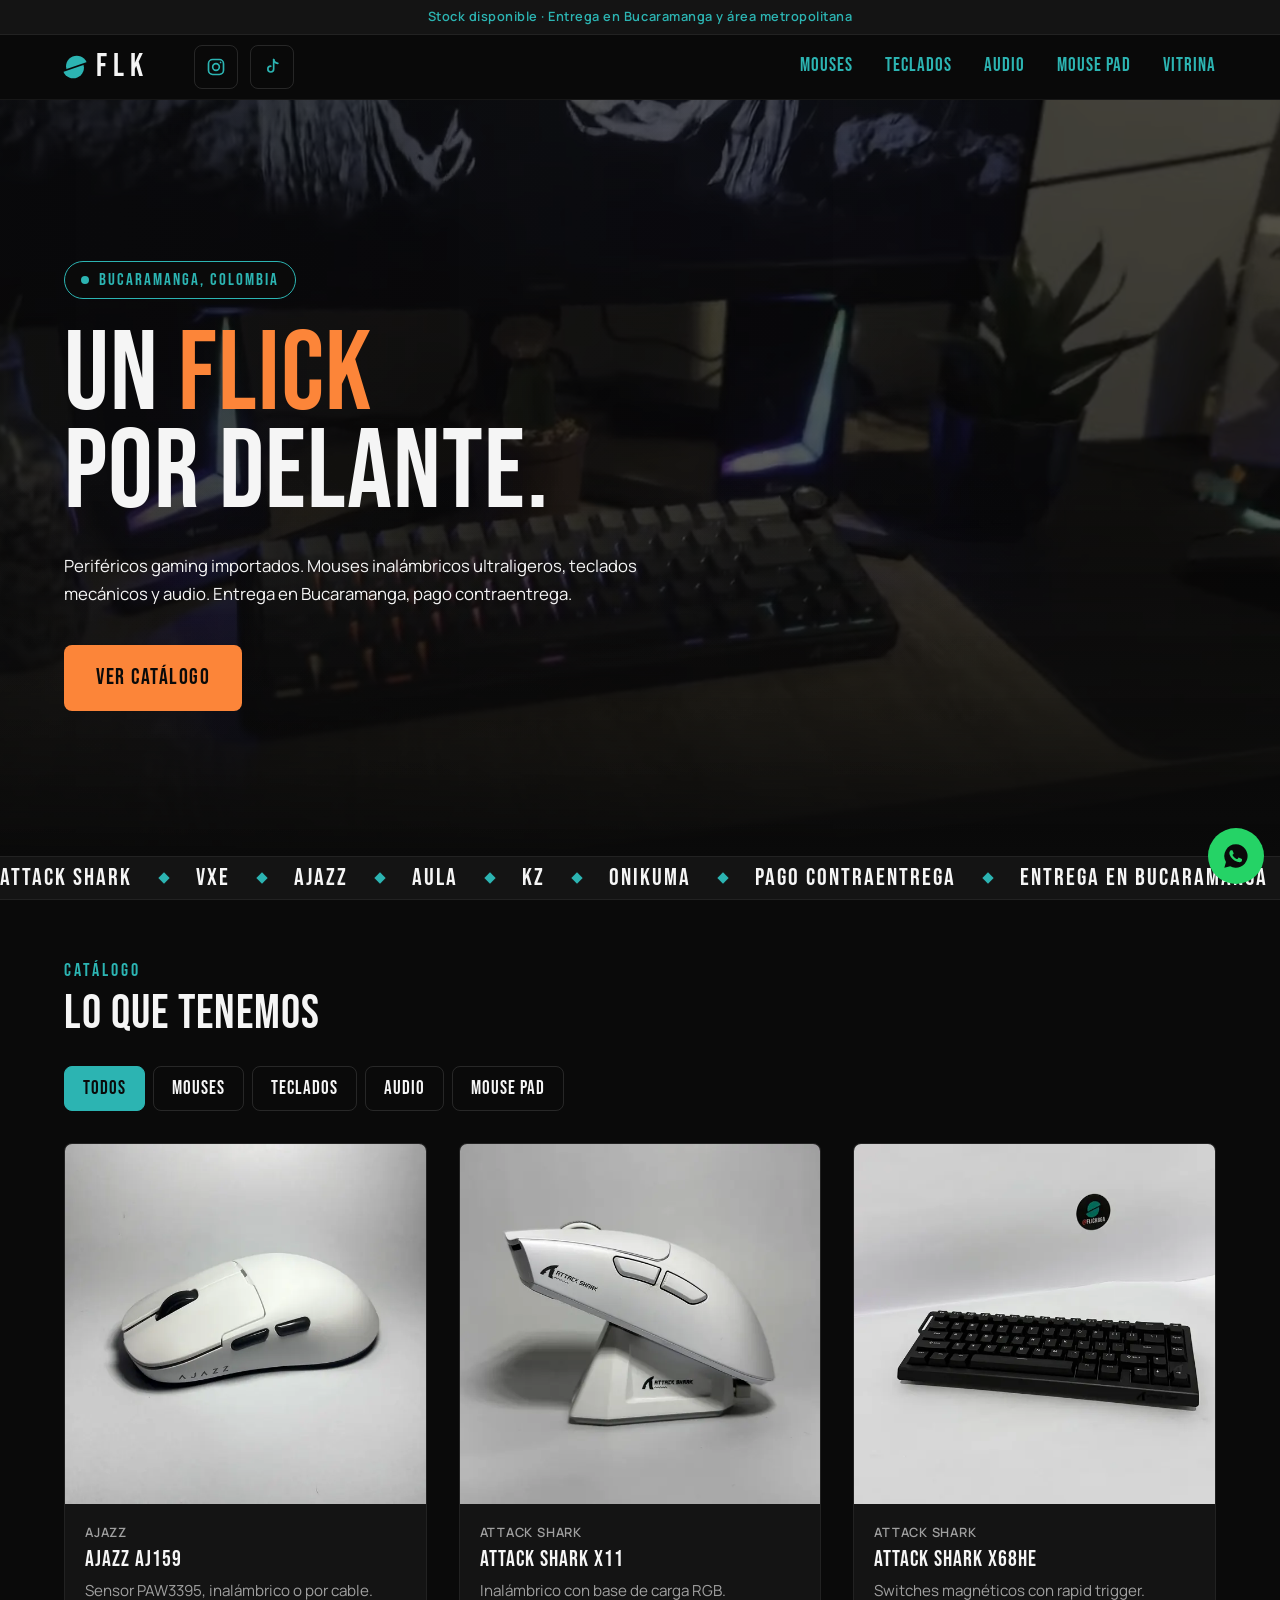
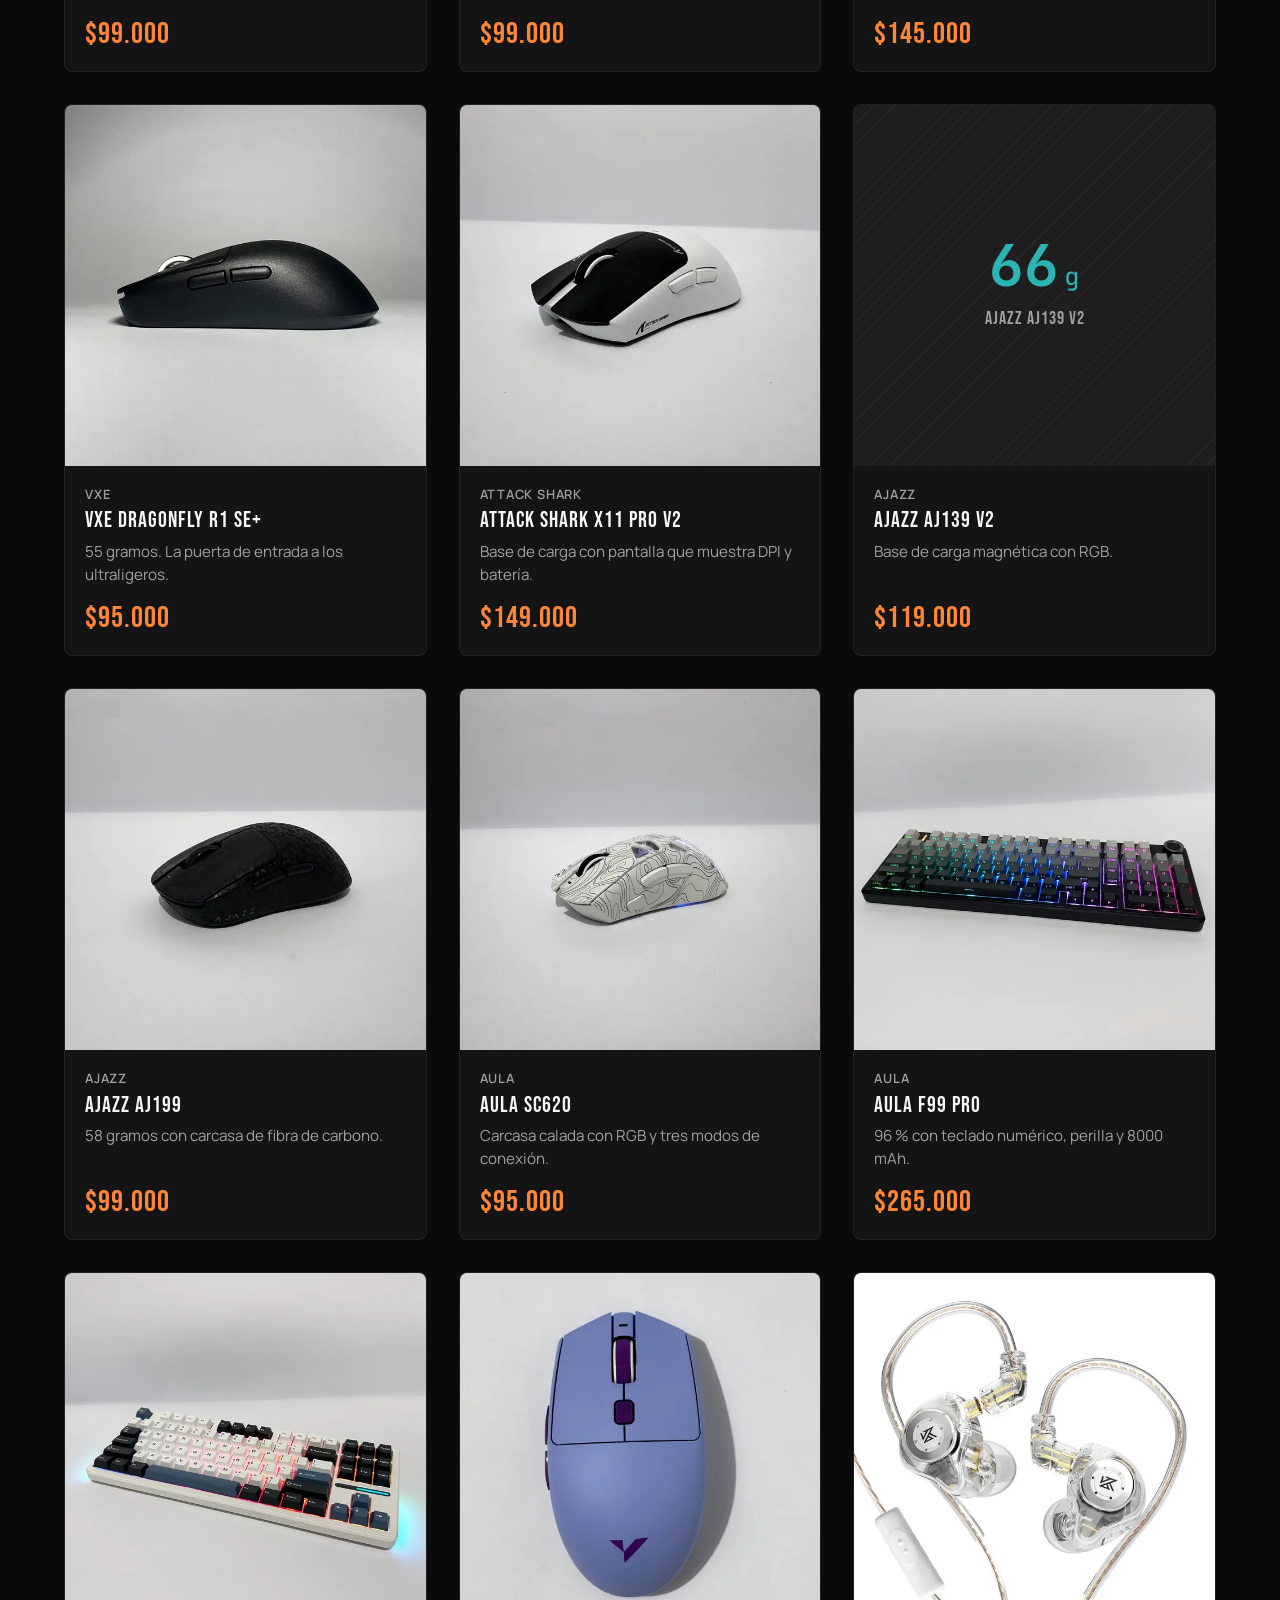
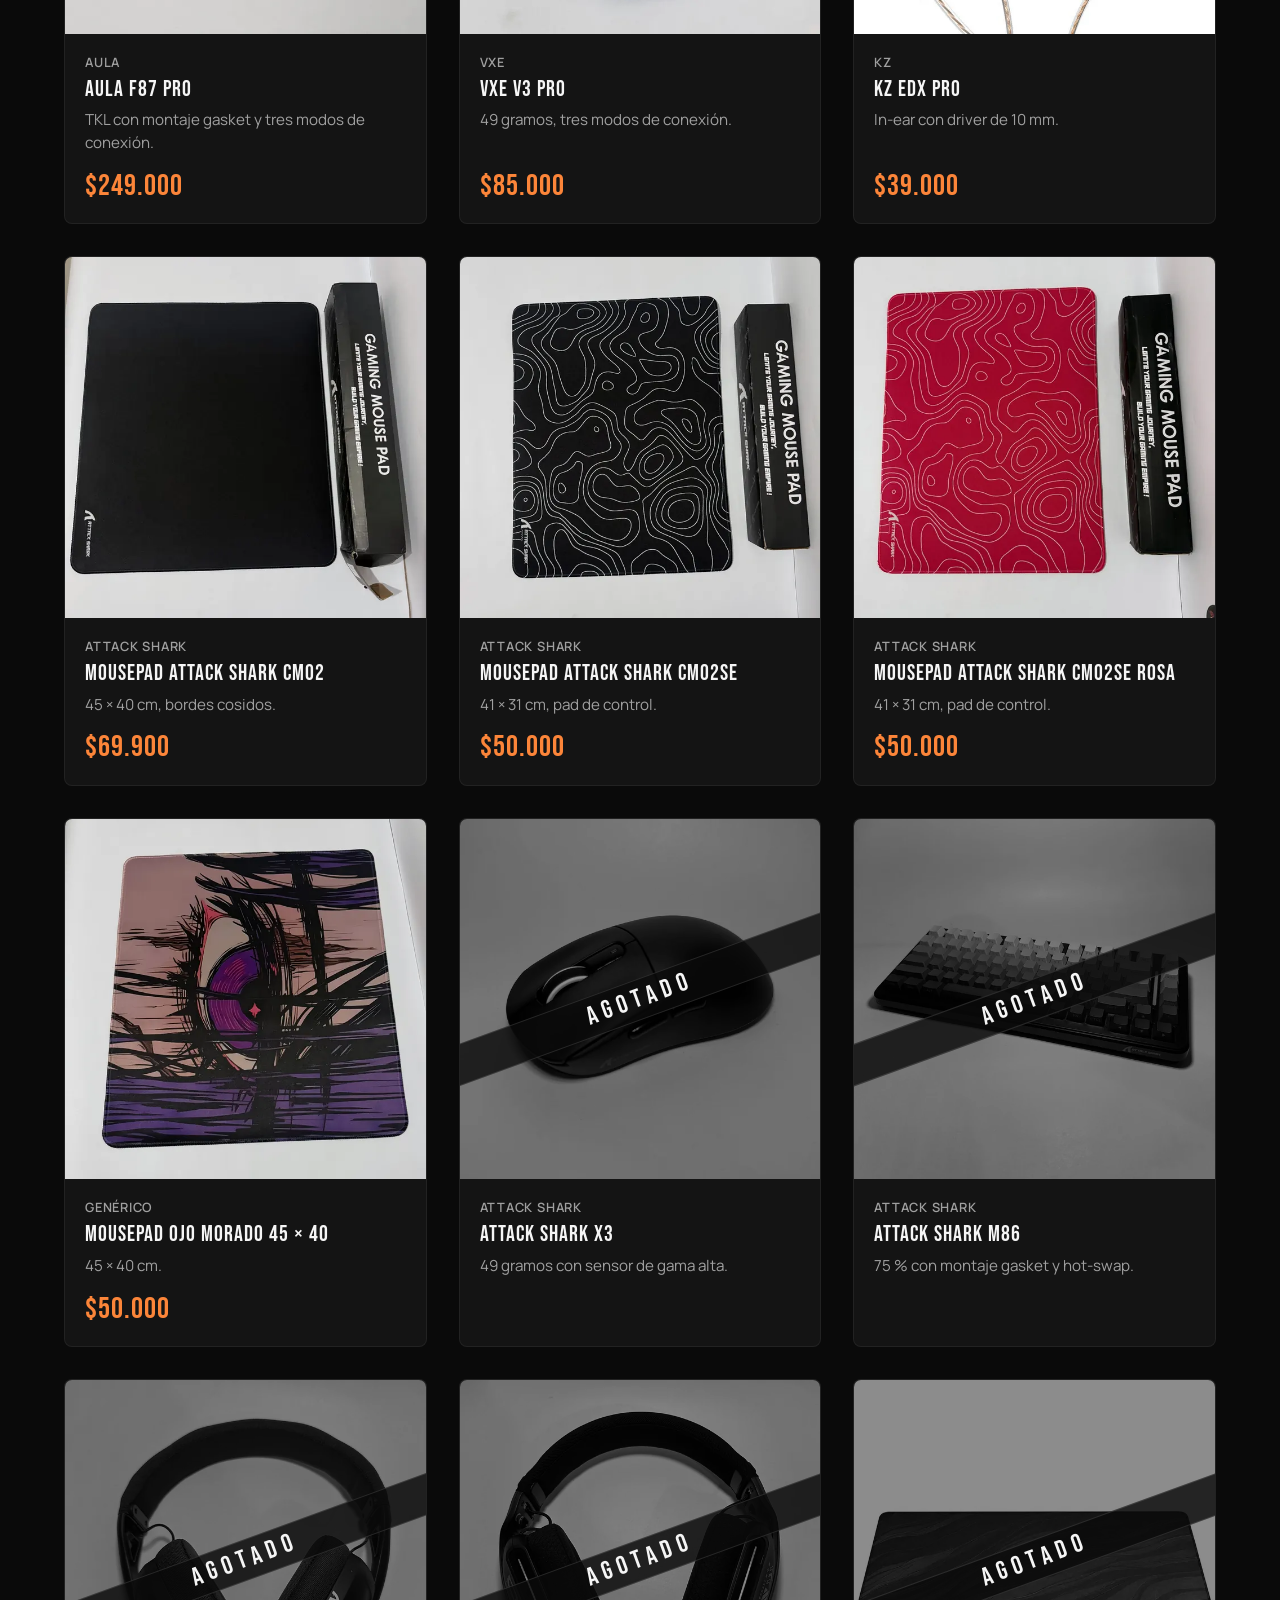
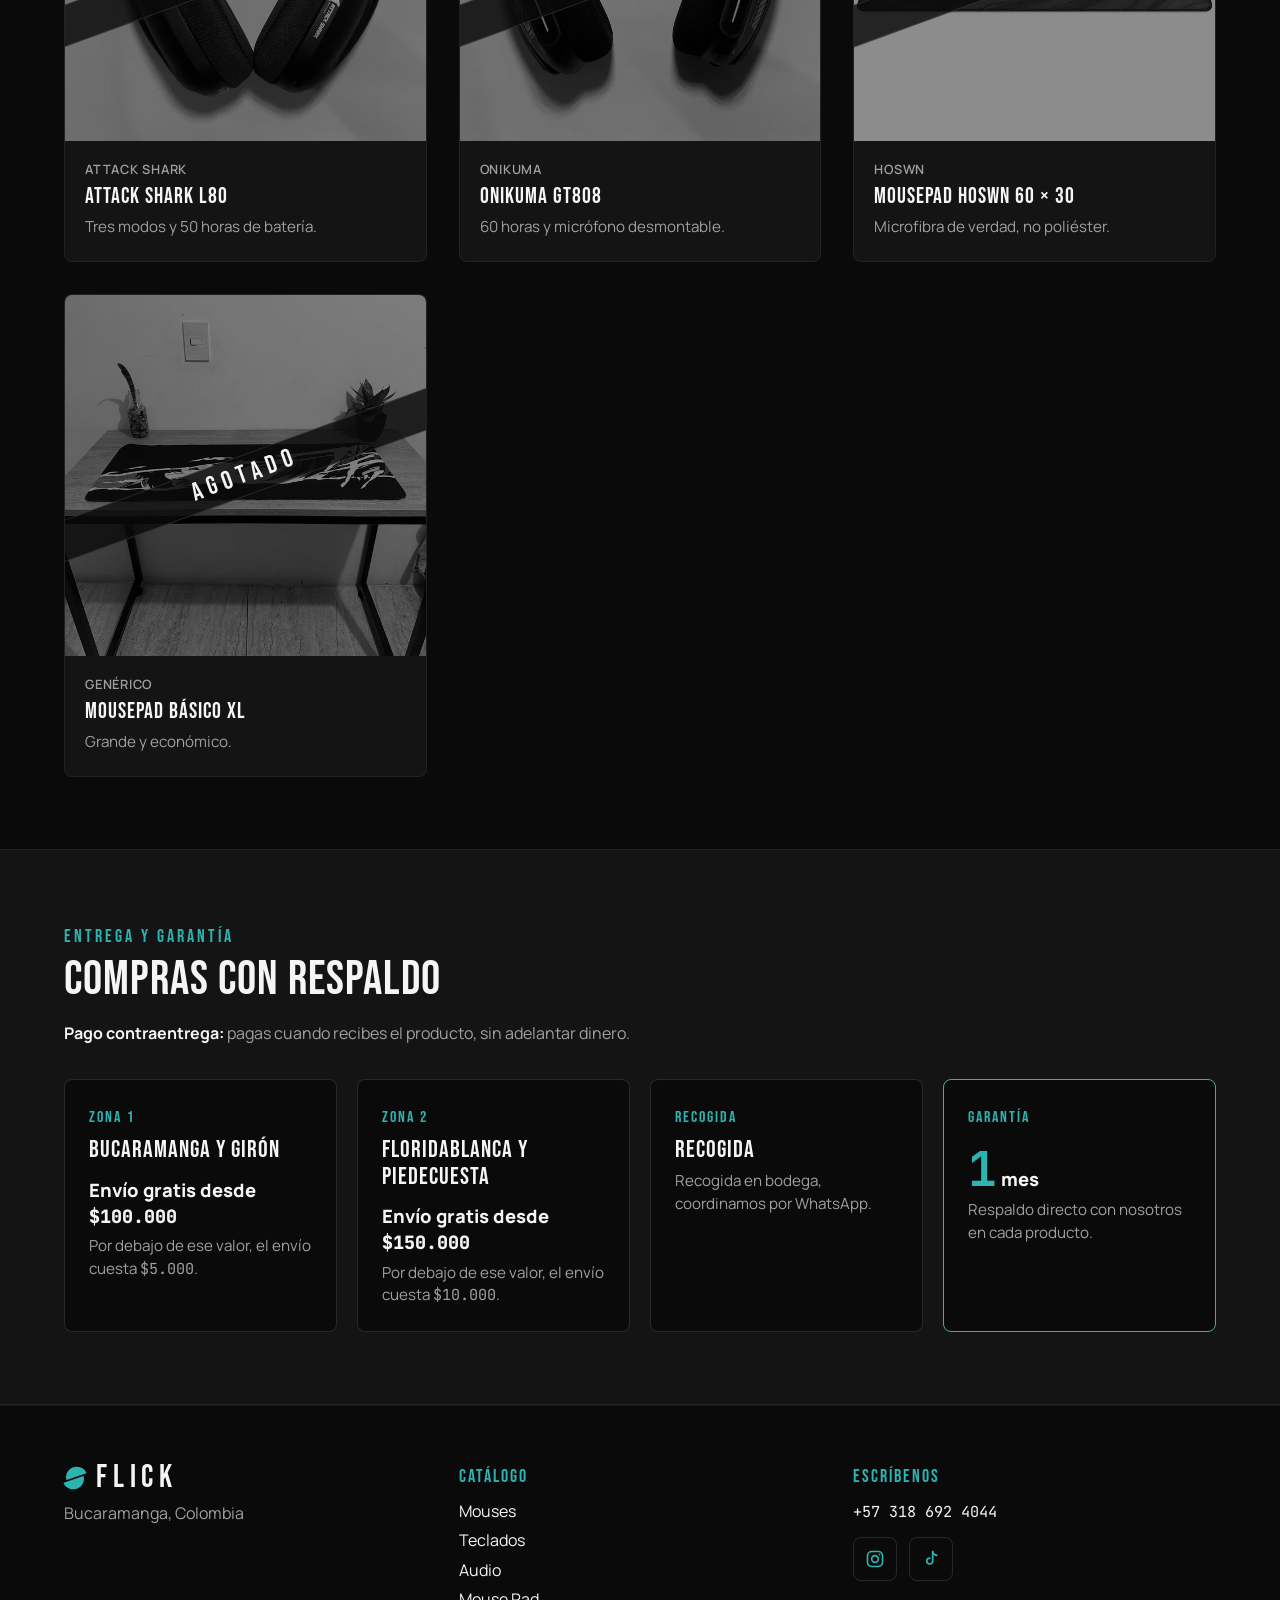
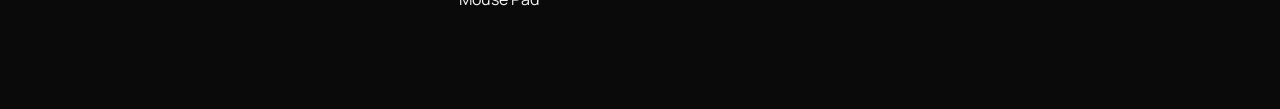
<file: index.html>
<!doctype html>
<html lang="es">
<head>
  <meta charset="utf-8">
  <meta name="viewport" content="width=device-width, initial-scale=1">
  <title>Flick — Periféricos gaming en Bucaramanga</title>
  <meta name="description" content="Periféricos gaming importados en Bucaramanga: mouses inalámbricos ultraligeros, teclados mecánicos y audio. Pago contraentrega.">
  <meta property="og:type" content="website">
  <meta property="og:locale" content="es_CO">
  <meta property="og:site_name" content="Flick">
  <meta property="og:title" content="Flick — Periféricos gaming en Bucaramanga">
  <meta property="og:description" content="Periféricos gaming importados en Bucaramanga: mouses inalámbricos ultraligeros, teclados mecánicos y audio. Pago contraentrega.">
  <meta property="og:url" content="https://flickcol.netlify.app/">
  <meta property="og:image" content="https://flickcol.netlify.app/img/marca/flick-perfil-1080.png">
  <meta property="og:image:width" content="1080">
  <meta property="og:image:height" content="1080">
  <meta property="og:image:alt" content="Logo de Flick: un disco verde azulado cortado en diagonal sobre fondo negro">
  <meta name="theme-color" content="#0A0A0A">
  <script>
    // Decides eligibility before first paint so the cover below can show with zero flash.
    // app.js re-checks scrollY/hash at handoff (scroll restoration can land after this runs)
    // and owns the actual intro; this only gates the black cover and the session flag.
    (function () {
      if (matchMedia('(prefers-reduced-motion: reduce)').matches) return;
      if (location.hash) return;
      if (window.scrollY > 8) return;   // keep in sync with INTRO.scrollTolerancePx in app.js
      try {
        if (sessionStorage.getItem('flickIntroPlayed')) return;   // keep in sync with INTRO.sessionKey in app.js
        sessionStorage.setItem('flickIntroPlayed', '1');
      } catch (e) { /* private mode: can't remember, play anyway */ }
      document.documentElement.classList.add('intro-lock');
      // rescue: if app.js never takes over (load failure, crash before handoff), don't stay black forever.
      // Same value as INTRO.lateHandoffMs in app.js — past that point app.js bails anyway, so there's
      // no reason to hold the cover any longer.
      setTimeout(function () {
        document.documentElement.classList.remove('intro-lock');
      }, 1500);
    })();
  </script>
  <style>
    /* covers first paint only; app.js builds the real overlay and hands off from here.
       #0A0A0A kept in sync with --bg in styles.css (that stylesheet isn't loaded yet) */
    html.intro-lock::before {
      content: '';
      position: fixed;
      inset: 0;
      background: #0A0A0A;
      z-index: 2147483647;
    }
  </style>
  <link rel="preconnect" href="https://nisegpuyvfujzrcjlhtw.supabase.co" crossorigin>
  <link rel="preconnect" href="https://fonts.googleapis.com">
  <link rel="preconnect" href="https://fonts.gstatic.com" crossorigin>
  <link href="https://fonts.googleapis.com/css2?family=Bebas+Neue&family=JetBrains+Mono:wght@400;700&family=Manrope:wght@400;600;800&display=swap" rel="stylesheet">
  <link rel="icon" href="img/marca/flick-simbolo.svg" type="image/svg+xml">
  <link rel="apple-touch-icon" href="img/marca/apple-touch-icon.png">
  <link rel="stylesheet" href="styles.css">
</head>
<body>
  <a class="skip-link" href="#catalogo">Saltar al catálogo</a>

  <div id="page">
    <!-- Announcement bar: text from sitio.anuncio (hidden while empty) -->
    <div class="announce" id="announce" role="note"></div>

    <header class="site-header" id="top">
      <div class="container header-inner">
        <a class="logo" href="#top" aria-label="Flick, inicio"><img class="brand-disc" src="img/marca/flick-simbolo.svg" alt="" aria-hidden="true" width="40" height="40"><span class="logo-letters" aria-hidden="true"><span>F</span><span class="logo-l">L</span><span class="logo-i">I</span><span class="logo-c">C</span><span class="logo-k">K</span></span></a>
        <ul class="socials" id="socials" aria-label="Redes sociales"></ul>
        <button class="nav-toggle" id="navToggle" type="button" aria-expanded="false" aria-controls="mainNav" aria-label="Abrir menú">
          <svg viewBox="0 0 24 24" width="24" height="24" fill="none" stroke="currentColor" stroke-width="2" stroke-linecap="round" aria-hidden="true">
            <path d="M4 7h16M4 12h16M4 17h16"/>
          </svg>
        </button>
        <nav class="main-nav" id="mainNav" aria-label="Categorías"></nav>
      </div>
    </header>

    <main>
      <!-- Hero: static brand copy, no JS dependency -->
      <section class="hero" aria-labelledby="heroTitle">
        <!-- Decorative full-bleed background: poster always underneath, video on top when allowed -->
        <div class="hero-media" aria-hidden="true">
          <div class="hero-poster"></div>
          <!-- The <video> lives in a <template>: nothing is fetched unless the script below inserts it
               (not with reduced motion). Without JS the poster carries the hero.
               Small screens get the light 720p pair, large screens the 1440p pair: the browser
               takes the first <source> whose media query matches and downloads only that one. -->
          <template id="heroVideoTpl">
            <video class="hero-video" autoplay muted loop playsinline preload="metadata" poster="media/hero-poster.jpg?v=2">
              <source src="media/hero-mobile.webm?v=2" type="video/webm" media="(max-width: 767px)">
              <source src="media/hero-mobile.mp4?v=2" type="video/mp4" media="(max-width: 767px)">
              <source src="media/hero.webm?v=2" type="video/webm" media="(min-width: 768px)">
              <source src="media/hero.mp4?v=2" type="video/mp4" media="(min-width: 768px)">
            </video>
          </template>
          <script>
            (function () {
              if (matchMedia('(prefers-reduced-motion: reduce)').matches) return;
              var t = document.getElementById('heroVideoTpl');
              var v = t.content.firstElementChild.cloneNode(true);
              v.muted = true; v.defaultMuted = true;          /* attribute alone is not enough on cloned nodes: needed for autoplay */
              t.parentNode.insertBefore(v, t.nextSibling);
              /* WebKit (Safari, iPhone) never starts choosing a <source> for a video inserted with its <source> children
                 already in place. If nothing started, kick it. Chrome/Firefox start on their own, so no double download. */
              setTimeout(function () {
                if (v.networkState === 0) { v.load(); var p = v.play(); if (p && p.catch) p.catch(function () {}); }
              }, 50);
            })();
          </script>
          <div class="hero-scrim"></div>
        </div>
        <div class="container hero-content">
          <p class="pill"><span class="pill-dot" aria-hidden="true"></span>BUCARAMANGA, COLOMBIA</p>
          <h1 id="heroTitle" class="hero-title"><span class="hero-pre">UN </span><span class="hero-flick">FLICK</span><br><span class="hero-post">POR DELANTE.</span></h1>
          <p class="hero-sub">Periféricos gaming importados. Mouses inalámbricos ultraligeros, teclados mecánicos y audio. Entrega en Bucaramanga, pago contraentrega.</p>
          <div class="hero-actions">
            <a class="btn btn-hot" href="#catalogo">Ver catálogo</a>
          </div>
        </div>
      </section>

      <!-- Marquee band: from sitio.marquee -->
      <div class="marquee" id="marquee" aria-label="Marcas y condiciones">
        <div class="marquee-track" id="marqueeTrack"></div>
      </div>

      <section id="catalogo" class="catalog" aria-labelledby="catalogTitle">
        <div class="container">
          <p class="eyebrow">Catálogo</p>
          <h2 id="catalogTitle" class="section-title">Lo que tenemos</h2>
          <div class="filters" id="filters" role="group" aria-label="Filtrar por categoría"></div>
          <a class="vitrina-link" id="vitrinaLink" href="vitrina/" hidden>Ver los teclados en la vitrina <span aria-hidden="true">→</span></a>
          <div class="grid" id="grid"></div>
          <noscript><p class="notice">Este catálogo necesita JavaScript para mostrar los productos. Escríbenos por WhatsApp al +57 318 692 4044 y te los mostramos.</p></noscript>
          <p class="notice" id="loadError" role="alert" hidden></p>
        </div>
      </section>

      <!-- Delivery / warranty band: from sitio.entrega -->
      <section class="delivery" id="entrega" aria-labelledby="deliveryTitle">
        <div class="container">
          <p class="eyebrow">Entrega y garantía</p>
          <h2 id="deliveryTitle" class="section-title">Compras con respaldo</h2>
          <p class="delivery-lead"><strong>Pago contraentrega:</strong> pagas cuando recibes el producto, sin adelantar dinero.</p>
          <ul class="delivery-grid" id="deliveryGrid"></ul>
        </div>
      </section>
    </main>

    <footer class="site-footer">
      <div class="container footer-inner">
        <div>
          <p class="foot-brand" id="footBrand">FLICK</p>
          <p class="foot-line" id="footCity"></p>
        </div>
        <div>
          <p class="foot-head">Catálogo</p>
          <ul class="foot-list" id="footCats"></ul>
        </div>
        <div>
          <p class="foot-head">Escríbenos</p>
          <p class="foot-line"><a class="foot-wa" id="footWa" href="#" target="_blank" rel="noopener"></a></p>
          <ul class="socials" id="footSocials" aria-label="Redes sociales"></ul>
        </div>
      </div>
    </footer>

    <a class="wa-float" id="floatWa" href="#" target="_blank" rel="noopener" aria-label="Escríbenos por WhatsApp">
      <svg viewBox="0 0 24 24" width="28" height="28" fill="currentColor" aria-hidden="true"><path d="M12 2a10 10 0 0 0-8.6 15.1L2 22l5-1.3A10 10 0 1 0 12 2zm5.2 14.1c-.2.6-1.3 1.2-1.8 1.2-.5.1-1 .2-3.3-.7-2.8-1.2-4.6-4-4.7-4.2-.1-.2-1.1-1.5-1.1-2.8s.7-2 1-2.3c.2-.3.5-.3.7-.3h.5c.2 0 .4 0 .6.5l.8 2c.1.2.1.3 0 .5l-.3.4-.4.4c-.1.2-.3.3-.1.6.2.3.7 1.2 1.5 1.9 1 .9 1.8 1.2 2.1 1.3.3.1.4.1.6-.1l.8-1c.2-.3.4-.2.6-.1l1.9.9c.3.1.5.2.5.3.1.2.1.7-.1 1.4z"/></svg>
    </a>
  </div>

  <!-- Product modal -->
  <div class="modal" id="modal" role="dialog" aria-modal="true" aria-labelledby="modalTitle" hidden>
    <div class="modal-backdrop" data-close></div>
    <div class="modal-panel" id="modalPanel" tabindex="-1">
      <button class="modal-close" type="button" data-close aria-label="Cerrar">
        <svg viewBox="0 0 24 24" width="22" height="22" fill="none" stroke="currentColor" stroke-width="2" stroke-linecap="round" aria-hidden="true"><path d="M5 5l14 14M19 5L5 19"/></svg>
      </button>
      <div class="modal-body" id="modalBody"></div>
    </div>
  </div>

  <script src="app.js"></script>
</body>
</html>
</file>
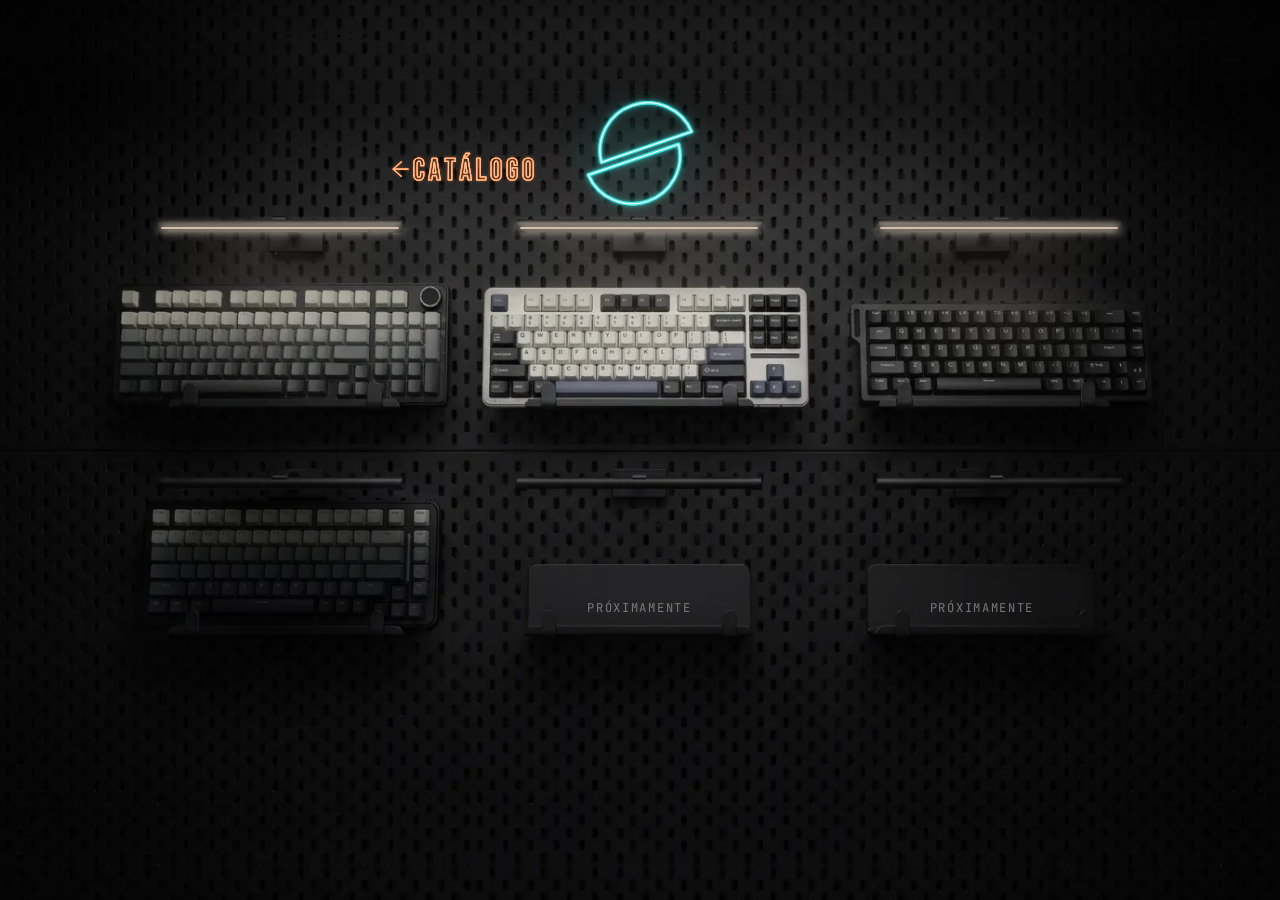
<file: vitrina/index.html>
<!doctype html>
<html lang="es" data-root="/">
<head>
  <meta charset="utf-8">
  <meta name="viewport" content="width=device-width, initial-scale=1">
  <title>Vitrina de teclados — Flick</title>
  <meta name="description" content="Los teclados de Flick en una vitrina: pasa el mouse para prender la lámpara y haz clic para verlos de cerca. Pago contraentrega en Bucaramanga.">
  <meta property="og:type" content="website">
  <meta property="og:locale" content="es_CO">
  <meta property="og:site_name" content="Flick">
  <meta property="og:title" content="Vitrina de teclados — Flick">
  <meta property="og:description" content="Los teclados de Flick en una vitrina. Imágenes demo hechas con IA a partir de fotos reales.">
  <meta property="og:url" content="https://flickcol.netlify.app/vitrina/">
  <meta property="og:image" content="https://flickcol.netlify.app/img/vitrina/muro-1800.webp">
  <meta name="theme-color" content="#0A0A0A">
  <link rel="preconnect" href="https://nisegpuyvfujzrcjlhtw.supabase.co" crossorigin>
  <link rel="preconnect" href="https://fonts.googleapis.com">
  <link rel="preconnect" href="https://fonts.gstatic.com" crossorigin>
  <link href="https://fonts.googleapis.com/css2?family=Bebas+Neue&family=JetBrains+Mono:wght@400;700&family=Manrope:wght@400;600;800&display=swap" rel="stylesheet">
  <link rel="icon" href="/img/marca/flick-simbolo.svg" type="image/svg+xml">
  <link rel="apple-touch-icon" href="/img/marca/apple-touch-icon.png">
  <link rel="preload" as="image" href="/img/vitrina/muro-3200.webp" imagesrcset="/img/vitrina/muro-1800.webp 1800w, /img/vitrina/muro-3200.webp 3200w, /img/vitrina/muro-5352.webp 5352w" imagesizes="(min-aspect-ratio: 1786/1000) 234vh, 131vw">
  <link rel="stylesheet" href="/styles.css">
  <link rel="stylesheet" href="/vitrina/vitrina.css">
</head>
<body class="vt-body">
  <a class="skip-link" href="#vitrina">Saltar a la vitrina</a>

  <main id="vitrina">
    <h1 class="visually-hidden">Vitrina de teclados</h1>

    <div class="vt-frame">
      <div class="vt-stage is-booting" id="vtStage">
        <div class="vt-world" id="vtWorld">
          <img class="vt-wall" id="vtWall" alt="Muro de pegboard negro con bandejas y lámparas; en cuatro bandejas hay teclados en exhibición" width="5352" height="4282" decoding="async" fetchpriority="high">
          <div class="vt-scene" id="vtScene">
            <div class="vt-neon" aria-hidden="true">
              <div class="vt-neon-spill"></div>
              <svg class="vt-neon-svg" viewBox="170 190 660 640" focusable="false">
                <defs>
                  <g id="vtNeonShape" fill="none" stroke-linecap="round" stroke-linejoin="round">
                    <path d="M283.7 550.6A268 268 0 0 1 789.5 378.6Z"/>
                    <path d="M210.5 621.4A268 268 0 0 0 716.3 449.4Z"/>
                  </g>
                </defs>
                <use class="vt-neon-glass" href="#vtNeonShape"/>
                <g class="vt-neon-lit">
                  <use class="vt-neon-tube" href="#vtNeonShape"/>
                  <use class="vt-neon-core" href="#vtNeonShape"/>
                </g>
              </svg>
            </div>
            <div class="vt-spots" id="vtSpots"></div>

            <a class="vt-back" href="/#catalogo" aria-label="Volver al catálogo">
              <svg class="vt-back-svg" viewBox="40 -300 1450 340" focusable="false" aria-hidden="true">
                <defs>
                  <g id="vtBackShape" fill="none" stroke-linecap="round" stroke-linejoin="round">
                      <path d="M150 -175 L70 -105 L150 -35 M75 -105 H215"/>
                      <path d="M270.2 -48.6V-161.4Q270.2 -186 282.6 -199.5Q295.1 -213 318.8 -213Q342.5 -213 354.9 -199.5Q367.4 -186 367.4 -161.4V-139.2H336.2V-163.5Q336.2 -183 319.7 -183Q303.2 -183 303.2 -163.5V-46.2Q303.2 -27 319.7 -27Q336.2 -27 336.2 -46.2V-78.3H367.4V-48.6Q367.4 -24 354.9 -10.5Q342.5 3 318.8 3Q295.1 3 282.6 -10.5Q270.2 -24 270.2 -48.6Z"/>
                      <path d="M448.7 -210H493.4L527.6 0H494.6L488.6 -41.7V-41.1H451.1L445.1 0H414.5ZM484.7 -69.6 470 -173.4H469.4L455 -69.6Z"/>
                      <path d="M605.3 -180H570.8V-210H672.8V-180H638.3V0H605.3Z"/>
                      <path d="M750.2 -210H794.9L829.1 0H796.1L790.1 -41.7V-41.1H752.6L746.6 0H716ZM786.2 -69.6 771.5 -173.4H770.9L756.5 -69.6ZM775.7 -258.6H811.7L779.6 -224.1H754.7Z"/>
                      <path d="M881 -210H914V-30H968.3V0H881Z"/>
                      <path d="M1017.8 -49.8V-160.2Q1017.8 -185.4 1030.7 -199.2Q1043.6 -213 1067.9 -213Q1092.2 -213 1105.1 -199.2Q1118 -185.4 1118 -160.2V-49.8Q1118 -24.6 1105.1 -10.8Q1092.2 3 1067.9 3Q1043.6 3 1030.7 -10.8Q1017.8 -24.6 1017.8 -49.8ZM1085 -47.7V-162.3Q1085 -183 1067.9 -183Q1050.8 -183 1050.8 -162.3V-47.7Q1050.8 -27 1067.9 -27Q1085 -27 1085 -47.7Z"/>
                      <path d="M1173.8 -49.8V-160.2Q1173.8 -185.7 1186.4 -199.3Q1199 -213 1223 -213Q1247 -213 1259.6 -199.3Q1272.2 -185.7 1272.2 -160.2V-142.2H1241V-162.3Q1241 -183 1223.9 -183Q1206.8 -183 1206.8 -162.3V-47.4Q1206.8 -27 1223.9 -27Q1241 -27 1241 -47.4V-88.5H1224.5V-118.5H1272.2V-49.8Q1272.2 -24.3 1259.6 -10.7Q1247 3 1223 3Q1199 3 1186.4 -10.7Q1173.8 -24.3 1173.8 -49.8Z"/>
                      <path d="M1327.1 -49.8V-160.2Q1327.1 -185.4 1340 -199.2Q1352.9 -213 1377.2 -213Q1401.5 -213 1414.4 -199.2Q1427.3 -185.4 1427.3 -160.2V-49.8Q1427.3 -24.6 1414.4 -10.8Q1401.5 3 1377.2 3Q1352.9 3 1340 -10.8Q1327.1 -24.6 1327.1 -49.8ZM1394.3 -47.7V-162.3Q1394.3 -183 1377.2 -183Q1360.1 -183 1360.1 -162.3V-47.7Q1360.1 -27 1377.2 -27Q1394.3 -27 1394.3 -47.7Z"/>
                  </g>
                </defs>
                <use class="vt-neon-glass" href="#vtBackShape"/>
                <g class="vt-back-lit">
                  <use class="vt-neon-tube" href="#vtBackShape"/>
                  <use class="vt-neon-core" href="#vtBackShape"/>
                </g>
              </svg>
            </a>

            <aside class="vt-toast" id="vtToast" aria-label="Aviso" hidden>
              <p class="vt-toast-text" id="vtAviso"></p>
              <button class="vt-toast-x" id="vtToastX" type="button" aria-label="Cerrar aviso">
                <svg viewBox="0 0 24 24" width="18" height="18" fill="none" stroke="currentColor" stroke-width="2" stroke-linecap="round" aria-hidden="true"><path d="M6 6l12 12M18 6L6 18"/></svg>
              </button>
            </aside>
            <button class="vt-chip" id="vtChip" type="button" aria-controls="vtToast" aria-expanded="false" hidden>Demo IA</button>
          </div>
        </div>

        <div class="vt-close" id="vtClose" aria-hidden="true">
          <img class="vt-close-img" id="vtCloseImg" alt="">
          <button class="vt-x" id="vtX" type="button" aria-label="Volver al muro">
            <svg viewBox="0 0 24 24" width="22" height="22" fill="none" stroke="currentColor" stroke-width="2" stroke-linecap="round" aria-hidden="true"><path d="M6 6l12 12M18 6L6 18"/></svg>
          </button>
          <div class="vt-panel" id="vtPanel" role="dialog" aria-modal="false" aria-labelledby="vtPanelName"></div>
        </div>
      </div>

      <p class="vt-aviso-m" id="vtAvisoM"></p>
    </div>

    <section class="vt-list-wrap container" aria-label="Teclados de la vitrina">
      <ul class="vt-list" id="vtList"></ul>
    </section>

    <p class="notice container" id="vtError" role="alert" hidden></p>
  </main>

  <script src="/vitrina/vitrina.js" defer></script>
</body>
</html>
</file>
<file: styles.css>
/* ==========================================================
   Design tokens — Flick
   ========================================================== */
:root {
  color-scheme: dark;

  /* surfaces */
  --bg:         #0A0A0A;
  --surface:    #141414;
  --surface-2:  #1E1E1E;
  --line:       rgba(255,255,255,.06);
  --line-strong:rgba(255,255,255,.12);

  /* text */
  --text:       #F5F5F5;
  --muted:      #A0A0A0;

  /* brand */
  --accent:     #2CB4B2;  /* teal  */
  --hot:        #FC8539;  /* orange */
  --whatsapp:   #25D366;

  /* type */
  --font-display: 'Bebas Neue', Impact, sans-serif;
  --font-body:    'Manrope', system-ui, sans-serif;
  --font-mono:    'JetBrains Mono', ui-monospace, monospace;

  --transition: border-color .3s cubic-bezier(.25,.8,.25,1),
                transform .3s cubic-bezier(.25,.8,.25,1),
                background-color .3s cubic-bezier(.25,.8,.25,1),
                opacity .3s cubic-bezier(.25,.8,.25,1);
  --radius: 8px;

  /* layout helpers (not in spec) */
  --gutter: 24px;
  --header-h: 65px;   /* 64px content + 1px border; verified same at 400px */
  --marquee-h: 44px;
  --announce-h: 0px;  /* real height set by app.js once the announce bar has (or hasn't) content; 0 is also the correct no-JS value, since without JS the bar is always empty */
  --hero-max-h: 1000px;  /* caps how tall the first-screen min-height grows on very tall viewports */

  /* hero video overlay: tune here only */
  --hero-scrim: rgba(10,10,10,.62);
  --hero-scrim-left: rgba(10,10,10,.45);   /* extra darkening on the text side only */

  /* header logo FLICK<->FLK transition timing: kept in sync with LOGO in app.js,
     which sets these same values inline — these are just the no-JS/pre-JS fallback */
  --logo-fall-ms:       120ms;
  --logo-fall-ease:     cubic-bezier(.5,0,.75,0);
  --logo-fall-distance: .9em;
  --logo-close-ms:      140ms;
  --logo-close-ease:    cubic-bezier(.7,0,.2,1);
  --logo-close-delay:   100ms;
  --logo-open-ms:       140ms;
  --logo-open-ease:     cubic-bezier(.7,0,.2,1);
  --logo-enter-ms:      120ms;
  --logo-enter-ease:    cubic-bezier(.5,0,.75,0);
  --logo-enter-delay:   120ms;
}

/* ---------- reset ---------- */
*, *::before, *::after { box-sizing: border-box; }
html { scroll-behavior: smooth; -webkit-text-size-adjust: 100%; }
body {
  margin: 0;
  background: var(--bg);
  color: var(--text);
  font-family: var(--font-body);
  font-weight: 400;
  font-size: 1rem;
  line-height: 1.7;
  overflow-x: hidden;
}
h1, h2, h3, h4 { margin: 0; font-family: var(--font-display); font-weight: 400; text-transform: uppercase; }
p { margin: 0; }
ul { margin: 0; padding: 0; list-style: none; }
a { color: inherit; text-decoration: none; }
button { font: inherit; color: inherit; cursor: pointer; }
img, svg { display: block; max-width: 100%; }
[hidden] { display: none !important; }

:focus-visible { outline: 2px solid var(--accent); outline-offset: 3px; border-radius: 4px; }

.container {
  width: 100%;
  max-width: 1200px;
  margin-inline: auto;
  padding-inline: var(--gutter);
}
@media (max-width: 480px) { :root { --gutter: 16px; } }

.skip-link {
  position: absolute; left: 16px; top: -60px; z-index: 200;
  background: var(--accent); color: var(--bg);
  padding: 8px 16px; font-weight: 800; border-radius: var(--radius);
}
.skip-link:focus { top: 8px; }

/* ---------- announcement bar ---------- */
.announce {
  background: var(--surface);
  color: var(--accent);
  font-family: var(--font-body);
  font-size: .8rem;
  font-weight: 600;
  letter-spacing: .04em;
  text-align: center;
  padding: 8px var(--gutter);
  line-height: 1.4;
  border-bottom: 1px solid var(--line);
}
.announce:empty { display: none; }

/* ---------- sticky header ---------- */
.site-header {
  position: sticky;
  top: env(safe-area-inset-top, 0px);
  z-index: 100;
  height: var(--header-h);
  background: rgba(10,10,10,.92);
  backdrop-filter: blur(10px);
  -webkit-backdrop-filter: blur(10px);
  border-bottom: 1px solid var(--line);
}
.header-inner {
  display: flex;
  align-items: center;
  height: 100%;
}
/* logo + socials sit on the left; nav (desktop) / menu button (mobile) is pushed right */
.header-inner .socials { margin-left: 16px; }
.main-nav, .nav-toggle { margin-left: auto; }
.logo:hover { color: var(--accent); }
.logo {
  /* inline-flex + align-items so the logo's vertical position comes from flex
     centering, not line-box baseline alignment — .logo-letters is inline-block
     with overflow:hidden, which some engines treat as having no baseline of its
     own (falling back to its bottom margin edge), shifting the whole word up.
     height:1em pins the container at the ORIGINAL (unpadded) line box height —
     .logo-letters is taller (it carries its own padding, see there), so centering
     an over-height flex item in an exact-height container overflows it evenly
     top and bottom, which is exactly what cancels that padding back out. Without
     this explicit height, the container just grows to fit the item and centering
     has nothing left to do, so the padding leaks straight through as a shift. */
  display: inline-flex;
  align-items: center;
  height: 1em;
  font-family: var(--font-display);
  font-size: 2rem;
  letter-spacing: .18em;
  line-height: 1;
}
/* clip lives on the wrapper, never on .logo itself — .logo is the focusable <a>,
   and overflow:hidden there would cut its own focus ring */
/* Bebas Neue's own ascent/descent exceeds line-height:1 by a few px on each side —
   harmless on plain text (nothing clipped it before), but overflow:hidden here would
   cut the resting glyph top and bottom without this padding as a safety margin.
   The .9em fall distance is far larger, so I/C still clip correctly once animating. */
/* symmetric on purpose, not the tighter 5px/4px that would just barely cover the
   glyph overflow: the parent's height:1em centering trick (see .logo/.foot-brand)
   only cancels this padding out exactly when it's equal top and bottom */
/* decorative disc left of the wordmark. The SVG carries ~23% empty margin on every
   side, so negative margins trim it to a ~10px visible gap; flex:none keeps it from
   shrinking, and being a sibling of .logo-letters it never touches the K-travel math */
.brand-disc { display: block; flex: none; width: 40px; height: 40px; margin-inline: -9px 1px; }
.logo-letters { display: inline-block; overflow: hidden; padding-block: 6px; }
.logo-letters > span { display: inline-block; }

.logo-i, .logo-c {
  opacity: 1;
  transform: translateY(0);
  /* resting state IS the "entering FLICK" state: this transition is what plays
     when .is-flk is removed (scrolling back up) */
  transition: opacity var(--logo-enter-ms) var(--logo-enter-ease) var(--logo-enter-delay),
              transform var(--logo-enter-ms) var(--logo-enter-ease) var(--logo-enter-delay);
}
.logo-k {
  transform: translateX(0);
  transition: transform var(--logo-open-ms) var(--logo-open-ease);
}
.logo.is-flk .logo-i,
.logo.is-flk .logo-c {
  opacity: 0;
  transform: translateY(var(--logo-fall-distance));
  transition: opacity var(--logo-fall-ms) var(--logo-fall-ease),
              transform var(--logo-fall-ms) var(--logo-fall-ease);
}
.logo.is-flk .logo-k {
  /* --k-travel: set by app.js, measured from the real rendered gap (I + C + their
     letter-spacing) — never a guessed px value, it depends on the loaded font */
  transform: translateX(calc(-1 * var(--k-travel, 0px)));
  transition: transform var(--logo-close-ms) var(--logo-close-ease) var(--logo-close-delay);
}
/* temporary, JS-only: suppresses transitions while the initial (pre-scrolled) state
   is applied, so loading already past the threshold doesn't animate on arrival */
.logo-letters.no-anim,
.logo-letters.no-anim * { transition: none !important; }
.main-nav { display: flex; gap: 32px; }
.main-nav a {
  font-family: var(--font-display);
  font-size: 1.2rem;
  letter-spacing: 1px;
  text-transform: uppercase;
  color: var(--accent);
  padding: 4px 0;
  border-bottom: 2px solid transparent;
  transition: var(--transition);
}
.main-nav a:hover { border-bottom-color: var(--accent); }

.nav-toggle:hover { border-color: var(--accent); }
.nav-toggle {
  display: none;
  background: none; border: 1px solid var(--line-strong);
  border-radius: var(--radius);
  width: 44px; height: 44px;
  align-items: center; justify-content: center;
  color: var(--accent);
}

@media (max-width: 767px) {
  .nav-toggle { display: inline-flex; }
  .main-nav {
    display: none;
    position: absolute; left: 0; right: 0; top: 100%;
    flex-direction: column; gap: 0;
    background: var(--surface);
    border-bottom: 1px solid var(--line-strong);
    padding: 8px var(--gutter) 16px;
  }
  .main-nav.is-open { display: flex; }
  .main-nav a { padding: 12px 0; font-size: 1.4rem; border-bottom: 1px solid var(--line); }
}

/* ---------- buttons ---------- */
.btn {
  display: inline-flex; align-items: center; justify-content: center;
  font-family: var(--font-display);
  font-size: 1.4rem;            /* ≥18px, required for dark text on orange */
  letter-spacing: 1.5px;
  text-transform: uppercase;
  padding: 14px 32px;
  border-radius: var(--radius);
  border: 0;
  transition: var(--transition);
}
.btn-hot { background: var(--hot); color: #0A0A0A; }
/* stays orange always; own hover/focus signal (independent of the crosshair): lift + brightness */
.btn-hot:hover, .btn-hot:focus-visible { transform: translateY(-2px); filter: brightness(1.1); }

/* ---------- hero (min-height fills the first screen; grows for content, never clips) ---------- */
.hero {
  position: relative; isolation: isolate; overflow: hidden;
  /* flex+justify-content:center only ever touches .hero-content — .hero-media is
     position:absolute, so it's not a flex item and isn't affected by this */
  display: flex; flex-direction: column; justify-content: center;
  padding-block: clamp(48px, 9vw, 104px) clamp(48px, 8vw, 88px);
  /* min-height, never height: if the content needs more room than this, the box
     still grows to fit it — nothing here ever clips.
     100vh first as the universal fallback (the second declaration overrides it in
     browsers that understand 100svh; unsupported custom declarations are dropped
     entirely, never partially applied). vh on iOS Safari includes the address bar's
     space, svh doesn't — exactly the gap that would otherwise undershoot the fold
     and leave the marquee short of the viewport's real bottom edge.
     min() caps the result at --hero-max-h so very tall viewports don't stretch the
     hero forever; it only caps this min-height value, never the content's own
     natural height, so point 3 above still holds regardless of the cap. */
  min-height: min(calc(100vh  - var(--header-h) - var(--marquee-h) - var(--announce-h, 0px)), var(--hero-max-h, 1000px));
  min-height: min(calc(100svh - var(--header-h) - var(--marquee-h) - var(--announce-h, 0px)), var(--hero-max-h, 1000px));
}
/* full-bleed background: .hero is a direct child of <main>, so it already spans the window; media fills it */
.hero-media { position: absolute; inset: 0; z-index: -1; background: var(--bg); }
.hero-poster, .hero-video { position: absolute; inset: 0; width: 100%; height: 100%; }
/* The desaturation (75%) is baked into the video and poster files themselves.
   Never put a CSS filter on .hero-video: it forces the browser to re-filter every
   video frame and made the crosshair stutter over the hero. */
.hero-poster { background: url("media/hero-poster.jpg?v=2") center / cover no-repeat; }
.hero-video { object-fit: cover; }
/* colour veil + vertical fade into the page background (no hard line at the bottom) */
.hero-scrim {
  position: absolute; inset: 0;
  background:
    linear-gradient(to bottom, rgba(10,10,10,0) 50%, var(--bg) 100%),
    linear-gradient(to right, var(--hero-scrim-left), rgba(10,10,10,0) 80%),
    var(--hero-scrim);
}
@media (prefers-reduced-motion: reduce) { .hero-video { display: none; } }

.pill {
  display: inline-flex; align-items: center; gap: 10px;
  font-family: var(--font-display);
  font-size: 1.05rem;
  letter-spacing: 2px;
  color: var(--accent);
  border: 1px solid var(--accent);
  background: var(--bg);
  border-radius: 999px;
  padding: 4px 16px 3px;
  margin-bottom: 28px;
}
.pill-dot {
  width: 8px; height: 8px; border-radius: 50%;
  background: var(--accent);
  animation: pulse 2s ease-in-out infinite;
}
@keyframes pulse { 50% { opacity: .35; } }

.hero-title {
  font-size: clamp(3.5rem, 11vw, 7rem);
  line-height: .88;
  letter-spacing: 1px;
  overflow-wrap: break-word;
}
/* FLICK in the H1: emphasis only (orange, no underline), not a link — no hover state */
.hero-flick { color: var(--hot); }
.hero-sub {
  max-width: 65ch;
  margin-top: 28px;
  color: var(--text);
  font-size: 1.05rem;
}
.hero-actions {
  display: flex; flex-wrap: wrap; align-items: center; gap: 24px;
  margin-top: 36px;
}
.socials { display: flex; gap: 12px; }
.socials a {
  display: inline-flex; align-items: center; justify-content: center;
  width: 44px; height: 44px;
  border: 1px solid var(--line-strong);
  border-radius: var(--radius);
  color: var(--accent);
  transition: var(--transition);
}
.socials a:hover { border-color: var(--accent); }
.socials:empty { display: none; }

.notice {
  background: var(--surface);
  border: 1px solid var(--line-strong);
  border-left: 3px solid var(--hot);
  border-radius: var(--radius);
  padding: 16px 20px;
  max-width: 65ch;
}

/* ---------- catalog ---------- */
.catalog { padding-block: 56px 72px; }
.catalog, .delivery { scroll-margin-top: calc(var(--header-h) + var(--marquee-h) + env(safe-area-inset-top, 0px) + 8px); }
.eyebrow {
  font-family: var(--font-display); font-size: 1.1rem; letter-spacing: 3px;
  text-transform: uppercase; color: var(--accent);
}
.vitrina-link {   /* sits between .filters (32px below) and the grid */
  display: inline-flex; align-items: center; gap: 8px;
  margin: -12px 0 32px;
  font-family: var(--font-display); font-size: 1.15rem; letter-spacing: 1.5px; text-transform: uppercase;
  color: var(--accent);
  padding: 8px 16px;
  border: 1px solid rgba(44,180,178,.45); border-radius: var(--radius);
  transition: var(--transition);
}
.vitrina-link:hover, .vitrina-link:focus-visible { border-color: var(--accent); background: rgba(44,180,178,.08); }
.section-title { font-size: clamp(2rem, 5vw, 3rem); letter-spacing: 1px; line-height: 1; margin-top: 4px; }

.filters { display: flex; flex-wrap: wrap; gap: 8px; margin: 28px 0 32px; }
.filter {
  font-family: var(--font-display); font-size: 1.2rem; letter-spacing: 1px; text-transform: uppercase;
  background: transparent;
  border: 1px solid var(--line-strong);
  border-radius: var(--radius);
  padding: 6px 18px 4px;
  min-height: 40px;
  color: var(--text);
  transition: var(--transition);
}
.filter:hover { border-color: var(--accent); }
.filter[aria-pressed="true"] { background: var(--accent); border-color: var(--accent); color: #0A0A0A; }

.grid {
  display: grid;
  grid-template-columns: repeat(auto-fill, minmax(min(280px, 100%), 1fr));
  gap: 32px;
}

.card {
  display: flex; flex-direction: column;
  background: var(--surface);
  border: 1px solid var(--line);
  border-radius: var(--radius);
  overflow: hidden;
  cursor: pointer;
  transition: var(--transition);
}
.card:hover, .card:focus-visible { border-color: var(--accent); }
.card:focus-visible { outline-offset: 2px; }
.card-body { padding: 18px 20px 22px; display: flex; flex-direction: column; gap: 4px; }
.brand { font-size: .8rem; font-weight: 600; letter-spacing: .06em; text-transform: uppercase; color: var(--muted); }
.card-name { font-size: 1.35rem; letter-spacing: 1px; line-height: 1.1; }
.card-hook { color: var(--muted); font-size: .95rem; line-height: 1.5; margin-top: 4px; }
/* price: anchored to the bottom of the card so rows stay aligned whether a card
   has two price lines, one, or none (sold out) */
.card-body { flex: 1; }
.price { margin-top: 12px; display: flex; flex-direction: column; gap: 2px; }
.card .price { margin-top: auto; padding-top: 12px; }
.price p { display: flex; flex-wrap: wrap; align-items: baseline; column-gap: 8px; }
.price-label { font-size: .75rem; font-weight: 600; letter-spacing: .04em; text-transform: uppercase; color: var(--muted); }
.price-reg s { font-size: .95rem; color: var(--muted); text-decoration-thickness: 1px; }
.price-val { font-family: var(--font-display); font-size: 1.9rem; letter-spacing: 1px; line-height: 1; color: var(--hot); font-weight: 400; }
.price-promo .price-now .price-label { color: var(--hot); }
.price-cond { font-size: .85rem; color: var(--muted); margin-top: 2px; }


/* media: image over a designed placeholder */
.media { position: relative; aspect-ratio: 1 / 1; overflow: hidden; background: var(--surface-2); }
.media img { position: absolute; inset: 0; width: 100%; height: 100%; object-fit: cover; transition: var(--transition); }
.card:hover .media img, .card:focus-visible .media img { transform: scale(1.04); }

/* sold out: photo or placeholder desaturated + darkened, diagonal ribbon on top.
   overflow:hidden on .media (above) clips the ribbon — it can never spill past the
   card or reach .card-body below, regardless of rotation/width tuning here. */
.media.is-agotado .ph,
.media.is-agotado img { filter: grayscale(1) brightness(.55); }
.agotado-ribbon {
  position: absolute; left: 50%; top: 50%;
  transform: translate(-50%, -50%) rotate(-20deg);
  width: 150%;
  z-index: 1;   /* stays above a <img> created later (thumbnail swap after a load error) */
  text-align: center;
  white-space: nowrap;
  padding-block: 6px;
  font-family: var(--font-display);
  font-size: 1.6rem;
  letter-spacing: 6px;
  line-height: 1;
  text-transform: uppercase;
  color: var(--text);
  background: rgba(10,10,10,.8);
  border-block: 1px solid var(--line-strong);
}
.ph {
  position: absolute; inset: 0;
  display: flex; flex-direction: column; align-items: center; justify-content: center;
  gap: 10px; padding: 16px; text-align: center;
  background:
    repeating-linear-gradient(135deg, rgba(255,255,255,.035) 0 1px, transparent 1px 14px),
    var(--surface-2);
}
.ph-num {
  font-family: var(--font-mono); font-weight: 700;
  font-size: clamp(2.2rem, 9vw, 3.6rem);
  font-variant-numeric: tabular-nums;
  color: var(--accent);
  line-height: 1;
  overflow-wrap: anywhere;
}
.ph-name { font-family: var(--font-display); font-size: 1.1rem; letter-spacing: 1px; color: var(--muted); text-transform: uppercase; }
.ph-sm .ph-num { font-size: 1rem; }
.ph-sm .ph-name { display: none; }
.ph-sm { padding: 4px; }

/* ---------- modal ---------- */
.modal { position: fixed; inset: 0; z-index: 300; display: flex; align-items: center; justify-content: center; padding: 16px; }
.modal[hidden] { display: none; }
.modal-backdrop { position: absolute; inset: 0; background: rgba(0,0,0,.8); }
.modal-panel {
  position: relative;
  width: 100%; max-width: 980px; max-height: calc(100dvh - 32px);
  overflow-y: auto; overscroll-behavior: contain;
  background: var(--surface);
  border: 1px solid var(--line-strong);
  border-radius: var(--radius);
}
.modal-panel:focus { outline: none; }
.modal-close {
  position: absolute; top: 12px; right: 12px; z-index: 2;
  width: 44px; height: 44px;
  display: inline-flex; align-items: center; justify-content: center;
  background: var(--bg); border: 1px solid var(--line-strong); border-radius: var(--radius);
  color: var(--text);
  transition: var(--transition);
}
.modal-close:hover { border-color: var(--accent); color: var(--accent); }

.modal-body { display: grid; grid-template-columns: 1fr; gap: 24px; padding: 16px; }
@media (min-width: 768px) {
  .modal-body { grid-template-columns: minmax(0, 5fr) minmax(0, 6fr); gap: 36px; padding: 32px; }
}
.gallery .media { border-radius: var(--radius); border: 1px solid var(--line); }
.thumbs { display: flex; gap: 8px; margin-top: 8px; flex-wrap: wrap; }
.thumb {
  position: relative; width: 64px; height: 64px; padding: 0; overflow: hidden;
  background: var(--surface-2);
  border: 1px solid var(--line-strong); border-radius: 6px;
  transition: var(--transition);
}
.thumb img { position: absolute; inset: 0; width: 100%; height: 100%; object-fit: cover; }
.thumb:hover { border-color: var(--accent); }
.thumb[aria-current="true"] { border-color: var(--accent); box-shadow: 0 0 0 1px var(--accent); }

.info { min-width: 0; padding-right: 0; }
@media (min-width: 768px) { .info { padding-top: 8px; } }
.modal-name { font-size: clamp(1.8rem, 5vw, 2.6rem); letter-spacing: 1px; line-height: 1; margin-top: 4px; padding-right: 48px; }
.agotado-tag {
  display: inline-block;
  vertical-align: middle;
  margin-left: 12px;
  font-family: var(--font-body);
  font-size: .85rem;
  font-weight: 800;
  letter-spacing: .04em;
  text-transform: uppercase;
  color: var(--text);
  background: rgba(10,10,10,.7);
  border: 1px solid var(--line-strong);
  border-radius: var(--radius);
  padding: 4px 10px;
}
.lead { font-weight: 600; font-size: 1.1rem; line-height: 1.5; margin-top: 14px; }
.desc { color: var(--muted); margin-top: 10px; max-width: 65ch; }

.specs { width: 100%; border-collapse: collapse; margin-top: 20px; }
.specs th, .specs td { text-align: left; vertical-align: top; padding: 9px 0; border-top: 1px solid var(--line); }
.specs tr:last-child th, .specs tr:last-child td { border-bottom: 1px solid var(--line); }
.specs th { font-family: var(--font-body); font-weight: 400; color: var(--muted); font-size: .9rem; padding-right: 16px; width: 38%; }
.specs td { font-family: var(--font-mono); font-size: .85rem; font-variant-numeric: tabular-nums; overflow-wrap: anywhere; }

.honest {
  display: flex; gap: 12px; align-items: flex-start;
  margin-top: 20px; padding: 14px 16px;
  background: var(--surface-2);
  border-left: 3px solid var(--hot);
  border-radius: 0 var(--radius) var(--radius) 0;
}
.honest svg { flex: none; color: var(--hot); margin-top: 3px; }
.honest-title { font-family: var(--font-display); letter-spacing: 1px; font-size: 1.1rem; color: var(--hot); line-height: 1.2; }
.honest p { font-size: .95rem; margin-top: 2px; }

.chips { display: flex; flex-wrap: wrap; gap: 8px; margin-top: 20px; align-items: center; }
.chips-label { color: var(--muted); font-size: .9rem; margin-right: 4px; }
.chip { border: 1px solid var(--line-strong); border-radius: 999px; padding: 2px 14px; font-size: .85rem; font-weight: 600; }

.btn-wa {
  background: var(--whatsapp); color: #0A0A0A;
  width: 100%; margin-top: 24px; gap: 10px;
}
.btn-wa:hover { filter: brightness(1.08); transform: translateY(-2px); }

body.modal-open { overflow: hidden; }

/* ---------- placeholder unit ---------- */
.ph-unit { font-size: .45em; margin-left: .2em; font-weight: 400; }
.ph-sm .ph-unit { font-size: .6em; }

/* ---------- marquee ---------- */
.marquee {
  position: sticky;
  top: calc(var(--header-h) + env(safe-area-inset-top, 0px));
  z-index: 90;               /* below header (100), above page content */
  height: var(--marquee-h);
  display: flex; align-items: center;
  overflow: hidden;
  background: var(--surface);
  border-block: 1px solid var(--line);
}
/* --marquee-shift/--marquee-duration: set by layoutMarquee() in app.js from the
   real rendered width of one copy — never a percentage, so the loop stays seamless
   regardless of how many copies that width ends up needing for this viewport. */
.marquee-track { display: flex; width: max-content; animation: marqueeScroll var(--marquee-duration, 25s) linear infinite; }
.marquee-set { display: flex; flex: none; align-items: center; }
.marquee-set li {
  font-family: var(--font-display); font-size: 1.5rem; line-height: 1; letter-spacing: 2px; white-space: nowrap;
  display: flex; align-items: center;
}
.marquee-set li::after {
  content: ""; width: 8px; height: 8px; margin-inline: 28px;
  background: var(--accent); transform: rotate(45deg); flex: none;
}
@keyframes marqueeScroll { to { transform: translateX(calc(-1 * var(--marquee-shift, 0px))); } }

/* ---------- delivery band ---------- */
.delivery { padding-block: 72px; background: var(--surface); border-block: 1px solid var(--line); }
.delivery-lead { max-width: 65ch; margin-top: 16px; color: var(--muted); }
.delivery-lead strong { color: var(--text); }
.delivery-grid {
  display: grid; gap: 20px; margin-top: 32px;
  grid-template-columns: repeat(auto-fit, minmax(min(250px, 100%), 1fr));
}
.dcard {
  background: var(--bg); border: 1px solid var(--line-strong); border-radius: var(--radius);
  padding: 24px; display: flex; flex-direction: column; gap: 6px;
}
.dcard-eyebrow { font-family: var(--font-display); font-size: 1rem; letter-spacing: 2px; text-transform: uppercase; color: var(--accent); }
.dcard-title { font-size: 1.5rem; letter-spacing: 1px; line-height: 1.1; }
.dcard-big { font-weight: 800; font-size: 1.15rem; line-height: 1.4; margin-top: 8px; }
.dcard-note { color: var(--muted); font-size: .95rem; line-height: 1.5; }
.mono { font-family: var(--font-mono); font-variant-numeric: tabular-nums; }
.dcard-num { font-size: 3rem; color: var(--accent); font-weight: 700; line-height: 1; }
.dcard-warranty { border-color: var(--accent); }

/* ---------- footer ---------- */
.site-footer { padding-block: 56px 96px; border-top: 1px solid var(--line); }
.footer-inner { display: grid; gap: 32px; grid-template-columns: repeat(auto-fit, minmax(min(200px, 100%), 1fr)); }
/* display:flex (not inline-flex) keeps .foot-brand block-level — still stacks above
   #footCity normally — while fixing the same inline-block+overflow:hidden baseline
   quirk the header logo has. width:fit-content keeps it from stretching to the
   column's full width, so :hover below only triggers over the letters themselves,
   matching how .logo (one level, no wrapper) does it in the header. */
.foot-brand {
  display: flex; align-items: center; width: fit-content; height: 1em; /* see .logo for why height:1em matters here */
  font-family: var(--font-display); font-size: 2rem; letter-spacing: .18em; line-height: 1;
}
@media (hover: hover) {
  /* touch has no real hover: this would just stick after a tap, so it's gated out */
  .foot-brand:hover .logo-i,
  .foot-brand:hover .logo-c {
    opacity: 0;
    transform: translateY(var(--logo-fall-distance));
    transition: opacity var(--logo-fall-ms) var(--logo-fall-ease),
                transform var(--logo-fall-ms) var(--logo-fall-ease);
  }
  .foot-brand:hover .logo-k {
    transform: translateX(calc(-1 * var(--footer-k-travel, 0px)));
    transition: transform var(--logo-close-ms) var(--logo-close-ease) var(--logo-close-delay);
  }
}
.foot-head { font-family: var(--font-display); font-size: 1.1rem; letter-spacing: 2px; text-transform: uppercase; color: var(--accent); }
.foot-line { color: var(--muted); margin-top: 6px; }
.foot-list { margin-top: 6px; display: grid; gap: 2px; }
.foot-list a, .foot-wa { color: var(--text); transition: var(--transition); }
.foot-list a:hover, .foot-wa:hover { color: var(--accent); }
.foot-wa { font-family: var(--font-mono); font-size: .95rem; }
.site-footer .socials { margin-top: 12px; }

/* ---------- floating WhatsApp ---------- */
.wa-float {
  position: fixed; right: 16px; bottom: calc(16px + env(safe-area-inset-bottom, 0px)); z-index: 150;
  width: 56px; height: 56px; border-radius: 50%;
  display: flex; align-items: center; justify-content: center;
  background: var(--whatsapp); color: #0A0A0A;
  transition: var(--transition);
}
.wa-float:hover { transform: scale(1.06); }

/* ---------- crosshair (element only exists when JS creates it) ---------- */
.xh {
  position: fixed; left: 0; top: 0; width: 0; height: 0;
  z-index: 9999; pointer-events: none;
  opacity: 0; transition: opacity .15s;
  will-change: transform;
}
.xh.is-visible { opacity: 1; }
.xh-in { --gap: 5px; --s: 1; transform: scale(var(--s)); transition: transform .18s cubic-bezier(.25,.8,.25,1); }
.xh i {
  position: absolute; background-color: var(--hot); border-radius: 1px;
  box-shadow: 0 0 0 1px rgba(0,0,0,.85);   /* dark keyline: the real legibility over orange/green surfaces */
  transition: transform .18s cubic-bezier(.25,.8,.25,1), background-color .18s cubic-bezier(.25,.8,.25,1);
}
/* over orange- or green-filled elements the crosshair turns teal */
.xh.is-teal i { background-color: var(--accent); }
.xh-t, .xh-b { width: 2px; height: 9px; left: -1px; }
.xh-l, .xh-r { height: 2px; width: 9px; top: -1px; }
.xh-t { top: -9px; transform: translateY(calc(var(--gap) * -1)); }
.xh-b { top: 0;    transform: translateY(var(--gap)); }
.xh-l { left: -9px; transform: translateX(calc(var(--gap) * -1)); }
.xh-r { left: 0;    transform: translateX(var(--gap)); }
/* is-aim no longer resizes the crosshair (--gap/--s unchanged) — it shows this dot
   instead. Inherits position/color/box-shadow from the shared ".xh i" rule above,
   is-teal included; only size/shape and the opacity+transform reveal are its own.
   Selector is ".xh .xh-dot", not just ".xh-dot": "i" + one class on ".xh i" (0,1,1)
   otherwise outranks a single-class ".xh-dot" (0,1,0) and silently wins border-radius
   and transition, leaving a 1px square that snaps instead of a circle that fades. */
.xh .xh-dot {
  width: 4px; height: 4px; left: -2px; top: -2px;
  border-radius: 50%;
  opacity: 0; transform: scale(0);
  transition: opacity .12s cubic-bezier(.25,.8,.25,1), transform .12s cubic-bezier(.25,.8,.25,1), background-color .18s cubic-bezier(.25,.8,.25,1);
}
.xh.is-aim .xh-dot { opacity: 1; transform: scale(1); }
.xh.is-down .xh-in { --gap: 2px; --s: .8; transition-duration: .05s; }
.xh.is-down .xh-in i { transition-duration: .05s; }
.xh.is-down .xh-dot { opacity: 0; transform: scale(0); }   /* hidden for the duration of the click, even while still aiming */

/* ---------- intro splash (elements + classes only exist while app.js runs it) ---------- */
#introOverlay {
  position: fixed; inset: 0; z-index: 10000;
  pointer-events: none;
}
#introCurtain {
  position: absolute; left: 0; right: 0; top: 0;
  height: 100vh;   /* fallback: discarded by browsers that support the next line */
  height: 100dvh;
  background: var(--bg);
  transform-origin: top;
  will-change: transform;
}
#introFlk {
  position: fixed; inset: 0;
  display: flex; align-items: center; justify-content: center;
  pointer-events: none;
  white-space: nowrap;
}
#introFlk span { display: inline-block; will-change: transform; }

/* hidden only once app.js commits to playing the intro; never a static default.
   Covers everything outside the hero too — it's sized to its content (not 100vh),
   so without this the marquee/catalog/footer/wa-float show through beneath
   the curtain during steps 2-4, when only the video is supposed to be visible. */
.intro-veil.pill,
.intro-veil.hero-pre,
.intro-veil.hero-post,
.intro-veil.hero-sub,
.intro-veil.hero-actions,
.intro-veil.marquee,
.intro-veil.catalog,
.intro-veil.delivery,
.intro-veil.site-footer,
.intro-veil.wa-float { opacity: 0; }
.intro-veil.hero-flick { visibility: hidden; }

/* ---------- reduced motion ---------- */
@media (prefers-reduced-motion: reduce) {
  html { scroll-behavior: auto; }
  *, *::before, *::after { animation: none !important; transition: none !important; }
  .marquee-track { width: auto; justify-content: center; }
  .marquee-set { flex-wrap: wrap; justify-content: center; row-gap: 8px; }
  .marquee-set[aria-hidden="true"] { display: none; }
  .wa-float:hover { transform: none; }
  .btn-hot:hover, .btn-hot:focus-visible, .btn-wa:hover, .card:hover .media img, .card:focus-visible .media img { transform: none; }
  html { scroll-behavior: auto; }
}
</file>
<file: vitrina/vitrina.css>
/* ==========================================================
   Vitrina de teclados (/vitrina/) — sits on top of ../styles.css
   Positions come from productos.json "vitrina" as % of the scene
   (the original 16:9 shot inside the bigger pegboard image),
   set per spot as --x --y --w --h (box) and --lx --ly --lw (lamp).
   Sizes inside the scene use cqw so everything scales with it.
   ========================================================== */

.vt-body {
  --vt-ease: cubic-bezier(.65,0,.35,1);
  --vt-push: cubic-bezier(.5,0,.12,1);    /* camera push: gentle start, long soft landing */
  --vt-settle: cubic-bezier(.2,.7,.15,1); /* close-up keeps drifting in after the cut */
}
.visually-hidden {
  position: absolute !important; width: 1px; height: 1px; margin: -1px; padding: 0;
  overflow: hidden; clip: rect(0 0 0 0); white-space: nowrap; border: 0;
}

/* ---------- stage: the whole screen is the wall ----------
   The wall image is the original 16:9 scene with pegboard extended all around it
   (muro.escena in productos.json says where the scene sits; vitrina.js copies it to
   --ratio --sx --sy --sw --sh, the values below are the same as a fallback).
   --h makes the scene as big as fits on screen, centered; the extra pegboard covers the
   rest, so the background is always pegboard.
   Very wide screens (> ~2.33): the image still covers the width, trimming up to 15% of the
   scene's height (top/bottom are empty pegboard). Portrait screens: the stage is never taller
   than the image (104vw). */
.vt-frame { position: relative; }
.vt-stage {
  position: relative;
  height: min(100vh, 104vw); height: min(100svh, 104vw);
  overflow: hidden;
  background: #050505;
  container-type: size;
  isolation: isolate;
}
.vt-world {
  --ratio: 1.24988;                 /* full image, 5352 / 4282 */
  --sx: 11.748; --sy: 23.226;       /* scene inside the image, % */
  --sw: 76.504; --sh: 53.548;
  --fit: min(calc(100cqh * 100 / var(--sh)), calc(100cqw * 100 / (var(--sw) * var(--ratio))));
  --h: max(var(--fit), min(calc(100cqw / var(--ratio)), calc(var(--fit) * 1.15)));
  position: absolute;
  width: calc(var(--h) * var(--ratio)); height: var(--h);
  left: calc(50% - var(--h) * var(--ratio) / 2); top: calc(50% - var(--h) / 2);
  transform-origin: 0 0;
  will-change: transform, opacity;
  transition: transform 1s var(--vt-ease) .08s, opacity .5s ease .12s;   /* closing */
}
/* opening: slow camera push; the wall fades only in the last part, while the close-up arrives */
.vt-stage.is-zoomed .vt-world {
  opacity: 0;
  transition: transform 1.1s var(--vt-push), opacity .5s ease .5s;
}
.vt-wall { position: absolute; inset: 0; width: 100%; height: 100%; user-select: none; -webkit-user-drag: none; }
.vt-scene {
  position: absolute;
  left: calc(var(--sx) * 1%); top: calc(var(--sy) * 1%);
  width: calc(var(--sw) * 1%); height: calc(var(--sh) * 1%);
  container-type: size;   /* cqw inside = % of the scene, so lamps, neon and labels scale with it */
}
.vt-spots { position: absolute; inset: 0; }

/* ---------- top band of the wall, beside the neon logo:
   back to the catalog on the left, the demo notice on the right ---------- */
.vt-back {
  position: absolute; z-index: 3;
  right: calc(50% + 7.4cqw); top: 7.2%;
  width: 12.5cqw;
  padding: .4cqw;
  border-radius: 8px;
  --tube: #FFA36B; --core: #FFF2E8; --glow: rgba(252,133,57,.95);
  transition: transform .25s ease, opacity .35s ease;
}
.vt-back-svg { display: block; width: 100%; height: auto; overflow: visible; }
#vtBackShape path { stroke-width: var(--nw, 10); }
.vt-back .vt-neon-glass { --nw: 12; stroke: rgba(170,150,140,.16); }
.vt-back .vt-neon-tube  { --nw: 11; stroke: var(--tube); }
.vt-back .vt-neon-core  { --nw: 4;  stroke: var(--core); }
.vt-back-lit {
  filter: drop-shadow(0 0 .12cqw var(--glow)) drop-shadow(0 0 .5cqw var(--glow)) drop-shadow(0 0 1.2cqw rgba(252,133,57,.45));
  opacity: .85;
  transition: opacity .25s ease, filter .25s ease;
}
.vt-back:hover, .vt-back:focus-visible { transform: translateX(-3px); }
.vt-back:hover .vt-back-lit, .vt-back:focus-visible .vt-back-lit {
  opacity: 1;
  filter: drop-shadow(0 0 .2cqw var(--glow)) drop-shadow(0 0 .8cqw var(--glow)) drop-shadow(0 0 1.8cqw rgba(252,133,57,.6));
}
.vt-back:focus-visible { outline: 2px solid var(--hot); outline-offset: 4px; }
.vt-stage.is-zoomed .vt-back { opacity: 0; pointer-events: none; }
.vt-stage.is-booting .vt-back-lit { opacity: 0; transition: none; }
.vt-stage.is-lighting .vt-back-lit { animation: vt-neon-on 1.2s step-end .55s both; }

/* demo notice: a notification that slides in, right of the logo, above the right lamp */
.vt-toast {
  position: absolute; z-index: 4;
  left: calc(50% + 7.4cqw); top: 2.4%;
  width: 29cqw;
  padding: .75cqw 2.6cqw .75cqw 1cqw;
  font-size: clamp(.66rem, .86cqw, .84rem); line-height: 1.45; color: rgba(245,245,245,.82);
  background: rgba(14,14,14,.9);
  border: 1px solid var(--line-strong);
  border-left: 3px solid var(--accent);
  border-radius: 10px;
  box-shadow: 0 12px 40px rgba(0,0,0,.55);
  opacity: 0;
  transform: translateX(3cqw);
  transition: transform .7s var(--vt-settle), opacity .45s ease;
}
.vt-toast.is-in { opacity: 1; transform: none; }
.vt-toast-text strong { color: var(--text); font-weight: 800; }
.vt-toast-text a, .vt-aviso-m a { color: var(--accent); text-decoration: underline; text-underline-offset: 2px; }
.vt-toast-x {
  position: absolute; top: .4cqw; right: .4cqw;
  width: 28px; height: 28px; display: grid; place-items: center;
  border: 0; border-radius: 50%; background: transparent; color: var(--muted);
  transition: var(--transition);
}
.vt-toast-x:hover, .vt-toast-x:focus-visible { color: var(--text); background: rgba(255,255,255,.08); }
.vt-chip {   /* what the notice collapses to: reopens it */
  position: absolute; z-index: 4;
  left: calc(50% + 7.4cqw); top: 7.6%;
  padding: 6px 12px;
  font-family: var(--font-mono); font-size: clamp(.64rem, .72cqw, .76rem); letter-spacing: .06em; text-transform: uppercase;
  color: var(--muted);
  background: rgba(16,16,16,.85);
  border: 1px solid var(--line-strong);
  border-radius: 999px;
  opacity: 0; transform: translateX(16px);
  transition: opacity .3s ease, transform .4s var(--vt-settle), color .2s ease, border-color .2s ease;
}
.vt-chip.is-in { opacity: 1; transform: none; }
.vt-chip:hover, .vt-chip:focus-visible { color: var(--accent); border-color: var(--accent); }
.vt-stage.is-zoomed .vt-toast,
.vt-stage.is-zoomed .vt-chip { opacity: 0; pointer-events: none; }
.vt-aviso-m { display: none; }   /* phones: the notice goes under the wall instead */

/* ---------- neon sign: the Flick symbol as tubes, top of the wall ---------- */
.vt-neon {
  position: absolute; left: 50%; top: .9%;
  width: 9.2cqw; transform: translateX(-50%);
  pointer-events: none;
  --tube: #46E3DF; --core: #EAFFFE; --glow: rgba(44,180,178,.95);
}
.vt-neon-svg { position: relative; display: block; width: 100%; height: auto; overflow: visible; }
#vtNeonShape path { stroke-width: var(--nw, 18); }
.vt-neon-glass { --nw: 20; stroke: rgba(150,170,170,.16); }          /* unlit glass tubes */
.vt-neon-tube  { --nw: 20; stroke: var(--tube); }
.vt-neon-core  { --nw: 7;  stroke: var(--core); }
.vt-neon-lit {
  filter: drop-shadow(0 0 .2cqw var(--glow)) drop-shadow(0 0 .7cqw var(--glow)) drop-shadow(0 0 1.6cqw rgba(44,180,178,.5));
}
.vt-neon-spill {   /* a little teal on the pegboard right around the sign */
  position: absolute; left: -45%; right: -45%; top: -35%; bottom: -35%;
  background: radial-gradient(ellipse 50% 50% at 50% 50%, rgba(44,180,178,.16), rgba(44,180,178,.05) 55%, transparent 75%);
  mix-blend-mode: screen;
}
.vt-stage.is-booting .vt-neon-lit,
.vt-stage.is-booting .vt-neon-spill { opacity: 0; }
.vt-stage.is-lighting .vt-neon-lit,
.vt-stage.is-lighting .vt-neon-spill { animation: vt-neon-on 1.3s step-end .15s both; }
@keyframes vt-neon-on {   /* neon buzzing on: uneven, then steady */
  0%   { opacity: 0; }
  6%   { opacity: .7; }
  9%   { opacity: .1; }
  15%  { opacity: .9; }
  19%  { opacity: 0; }
  33%  { opacity: 1; }
  36%  { opacity: .35; }
  41%, 100% { opacity: 1; }
}

/* each spot: lamp + light pool on the keyboard + dim (sold out) + click area + tag.
   Three states that must read clearly apart:
     sold out ......... no light, keyboard in the dark
     in stock ......... soft warm-white light
     hover ............ strong brand light: teal if in stock, orange if sold out
   Colors are registered so the gradients fade between states instead of jumping. */
@property --lamp-c { syntax: '<color>'; inherits: true; initial-value: transparent; }
@property --cone-c { syntax: '<color>'; inherits: true; initial-value: transparent; }
@property --pool-c { syntax: '<color>'; inherits: true; initial-value: transparent; }
@property --tint-c { syntax: '<color>'; inherits: true; initial-value: transparent; }
.vt-spot {
  --lamp-c: rgba(255,236,214,.8);
  --cone-c: rgba(255,232,200,.08);
  --pool-c: rgba(255,238,220,.06);
  --tint-c: rgba(255,255,255,0);
  --lamp-o: 1; --pool-o: 1; --dim-o: 0;
  --glow: .7cqw;
  transition: --lamp-c .35s ease, --cone-c .35s ease, --pool-c .35s ease, --tint-c .35s ease;
}
.vt-spot.is-hot {
  --lamp-c: rgba(70,227,223,1);
  --cone-c: rgba(44,180,178,.55);
  --pool-c: rgba(44,180,178,.38);
  --tint-c: rgba(110,230,225,.6);   /* colors the keycaps themselves, not just the air */
  --glow: 1.8cqw;
}
.vt-spot[data-state="off"] { --lamp-o: 0; --pool-o: 0; --dim-o: 1; }
.vt-spot[data-state="off"].is-hot {
  --lamp-c: rgba(255,150,80,1);
  --cone-c: rgba(252,133,57,.5);
  --pool-c: rgba(252,133,57,.32);
  --tint-c: rgba(255,175,120,.6);
  --glow: 1.8cqw;
  --lamp-o: 1; --pool-o: 1; --dim-o: .25;
}
.vt-spot[data-state="empty"] { --lamp-o: 0; --pool-o: 0; }

.vt-lamp {
  position: absolute;
  left: var(--lx); top: var(--ly); width: var(--lw); height: 0;
  pointer-events: none;
  opacity: var(--lamp-o);
  transition: opacity .35s ease;
}
/* the lit underside of the bar */
.vt-lamp::before {
  content: ''; position: absolute; left: 1.5%; right: 1.5%; top: .12cqw;
  height: .22cqw; border-radius: 99px;
  background: var(--lamp-c);
  box-shadow: 0 0 var(--glow) .2cqw var(--lamp-c);
  transition: box-shadow .35s ease;
}
/* the cone of light falling onto the keyboard: soft on every edge, no hard box */
.vt-lamp::after {
  content: ''; position: absolute; left: -10%; right: -10%; top: .3cqw;
  height: var(--cone-h, 10cqw);
  background: radial-gradient(ellipse 50% 100% at 50% 0, var(--cone-c), transparent 80%);
  mix-blend-mode: screen;
}

.vt-pool, .vt-dim, .vt-tint {
  position: absolute;
  left: calc(var(--x) - 3%); top: calc(var(--y) - 4%);
  width: calc(var(--w) + 6%); height: calc(var(--h) + 8%);
  pointer-events: none;
}
.vt-pool {
  background: radial-gradient(ellipse 58% 66% at 50% 30%, var(--pool-c), transparent 74%);
  mix-blend-mode: screen;
  opacity: var(--pool-o);
  transition: opacity .35s ease;
}
.vt-tint {   /* multiply: white keycaps under a teal lamp turn teal */
  background: radial-gradient(ellipse 62% 70% at 50% 35%, var(--tint-c), transparent 78%);
  mix-blend-mode: multiply;
}
.vt-dim {
  background: radial-gradient(ellipse 56% 60% at 50% 50%, rgba(0,0,0,.72), rgba(0,0,0,.6) 55%, transparent 80%);
  opacity: var(--dim-o);
  transition: opacity .35s ease;
}

.vt-slot {
  position: absolute;
  left: var(--x); top: var(--y); width: var(--w); height: var(--h);
  padding: 0; border: 0; background: transparent;
  border-radius: .6cqw;
  cursor: pointer;
}
.vt-slot:focus-visible { outline: 2px solid var(--accent); outline-offset: .4cqw; }

.vt-tag {
  position: absolute;
  left: calc(var(--x) + var(--w) / 2); top: calc(var(--y) + var(--h) + 1.6%);
  transform: translate(-50%, 4px);
  display: flex; align-items: baseline; gap: 10px; white-space: nowrap;
  padding: 6px 12px;
  font-family: var(--font-mono); font-size: clamp(.68rem, .95cqw, .9rem); letter-spacing: .02em;
  color: var(--text);
  background: rgba(10,10,10,.88);
  border: 1px solid var(--line-strong);
  border-radius: 999px;
  pointer-events: none;
  opacity: 0;
  transition: opacity .25s ease, transform .25s ease;
}
.vt-tag b { font-weight: 700; }
.vt-tag .vt-tag-price { color: var(--hot); }
.vt-tag .vt-tag-out { color: var(--muted); text-transform: uppercase; font-size: .9em; }
.vt-spot.is-hot .vt-tag { opacity: 1; transform: translate(-50%, 0); }
.vt-spot[data-state="empty"] .vt-tag {
  opacity: .7; transform: translate(-50%, 0);
  top: calc(var(--y) + var(--h) * .38);
  background: transparent; border-color: transparent;
  color: var(--muted); text-transform: uppercase; letter-spacing: .14em;
}

/* zoomed: the wall stops reacting */
.vt-stage.is-zoomed .vt-spots { pointer-events: none; }
.vt-stage.is-zoomed .vt-tag { opacity: 0 !important; }

/* ---------- close-up ---------- */
.vt-close {
  position: absolute; inset: 0;
  opacity: 0; visibility: hidden;
  transition: opacity .45s ease, visibility 0s linear .45s;
}
.vt-close-img {
  position: absolute; inset: 0; width: 100%; height: 100%; object-fit: cover;
  transform: scale(1.12);
  will-change: transform;
  transition: transform .6s ease;
}
.vt-close::after {   /* keeps the bottom bar readable over the photo */
  content: ''; position: absolute; inset: 0; pointer-events: none;
  background: linear-gradient(to top, rgba(10,10,10,.7), rgba(10,10,10,0) 30%);
}
.vt-stage.is-open .vt-close { opacity: 1; visibility: visible; transition: opacity .55s ease, visibility 0s; }
.vt-stage.is-open .vt-close-img { transform: scale(1); transition: transform 1.3s var(--vt-settle); }

.vt-x {
  position: absolute; top: 2cqw; left: 2cqw; z-index: 2;
  width: 44px; height: 44px; display: grid; place-items: center;
  border-radius: 50%;
  background: rgba(10,10,10,.8); border: 1px solid var(--line-strong);
  transition: var(--transition);
}
.vt-x:hover, .vt-x:focus-visible { border-color: var(--accent); color: var(--accent); }
.vt-x:focus-visible { outline: 2px solid var(--accent); outline-offset: 2px; }

.vt-panel {   /* bar over the free strip under the keyboard (bottom ~20% of every close-up) */
  position: absolute; z-index: 2;
  left: 2cqw; right: 2cqw; bottom: 1.6cqw;
  display: flex; align-items: center; gap: 2cqw;
  padding: 14px 18px;
  background: rgba(14,14,14,.92);
  border: 1px solid var(--line-strong);
  border-radius: 12px;
  opacity: 0;
  transform: translateY(12px);
  transition: opacity .25s ease, transform .3s ease;
}
.vt-stage.is-open .vt-panel { opacity: 1; transform: none; transition: opacity .4s ease .45s, transform .6s var(--vt-settle) .45s; }
.vt-panel-id { flex: 1 1 auto; min-width: 0; }
.vt-panel .brand { font-family: var(--font-mono); font-size: .75rem; color: var(--muted); letter-spacing: .06em; text-transform: uppercase; }
.vt-panel-name { font-size: clamp(1.4rem, 2.2cqw, 2.2rem); letter-spacing: 1px; line-height: 1; margin-top: 2px; }
.vt-panel .agotado-tag { margin-left: 8px; font-size: .75rem; }
.vt-panel .lead { font-size: .9rem; line-height: 1.4; margin-top: 4px; color: var(--muted); white-space: nowrap; overflow: hidden; text-overflow: ellipsis; }
.vt-panel .price { margin-top: 0; flex: none; }
.vt-panel-actions { flex: none; display: flex; gap: 10px; align-items: center; }
.vt-panel .btn-wa { width: auto; margin-top: 0; font-size: 1.15rem; padding: 11px 20px; }
.vt-panel .vt-real { width: auto; margin-top: 0; }
.vt-panel-note { position: absolute; right: 2cqw; bottom: calc(100% + 8px); font-size: .72rem; color: rgba(245,245,245,.75); text-shadow: 0 1px 3px rgba(0,0,0,.9); }
.vt-real {
  display: flex; align-items: center; justify-content: center; gap: 8px;
  width: 100%; margin-top: 10px; padding: 10px 16px;
  font-family: var(--font-display); font-size: 1.15rem; letter-spacing: 1.5px; text-transform: uppercase;
  color: var(--accent);
  border: 1px solid rgba(44,180,178,.45); border-radius: var(--radius);
  transition: var(--transition);
}
.vt-real:hover, .vt-real:focus-visible { border-color: var(--accent); background: rgba(44,180,178,.08); }

/* ---------- list (phones only) ---------- */
.vt-list-wrap { display: none; }
.vt-card {
  background: var(--surface);
  border: 1px solid var(--line);
  border-radius: 12px;
  overflow: hidden;
  scroll-margin-top: 12px;
}
.vt-card + .vt-card { margin-top: 16px; }
.vt-card-media { position: relative; aspect-ratio: 2000 / 1116; background: #070707; }
.vt-card-media img { width: 100%; height: 100%; object-fit: cover; }
.vt-card.is-off .vt-card-media img { filter: brightness(.6); }
.vt-card-body { padding: 16px; }
.vt-card-name { font-size: 1.8rem; letter-spacing: 1px; line-height: 1; margin-top: 2px; }
.vt-card .brand { font-family: var(--font-mono); font-size: .75rem; color: var(--muted); letter-spacing: .06em; text-transform: uppercase; }
.vt-card .btn-wa { margin-top: 16px; font-size: 1.2rem; padding: 12px 20px; }
.vt-card .vt-real { margin-top: 10px; }
.vt-card .price { margin-top: 10px; }

/* ---------- lights-on intro: lamps start off, in-stock ones flicker 3 times and stay on ---------- */
.vt-stage.is-booting .vt-lamp,
.vt-stage.is-booting .vt-pool { opacity: 0; transition: none; }
.vt-stage.is-lighting .vt-spot[data-state="on"] .vt-lamp,
.vt-stage.is-lighting .vt-spot[data-state="on"] .vt-pool {
  animation: vt-flicker 1.5s step-end var(--boot-d, 0s) both;
}
@keyframes vt-flicker {   /* like a gallery tube catching: 3 short blinks, then steady */
  0%   { opacity: 0; }
  7%   { opacity: .85; }
  11%  { opacity: 0; }
  24%  { opacity: 1; }
  29%  { opacity: .05; }
  44%  { opacity: .9; }
  49%  { opacity: 0; }
  58%, 100% { opacity: 1; }
}

/* ---------- phones: wall as a cover, details as cards ---------- */
@media (max-width: 699px) {
  /* phone: the wall is a cover image (original scene only), details go in the cards below */
  .vt-stage { height: auto; aspect-ratio: 4096 / 2294; }
  .vt-tag { display: none; }
  .vt-spot[data-state="empty"] .vt-tag { display: flex; font-size: .42rem; letter-spacing: .08em; padding: 0; }
  .vt-close { display: none; }
  .vt-back { width: 22cqw; right: calc(50% + 6.6cqw); top: 5%; }
  .vt-toast, .vt-chip { display: none !important; }
  .vt-aviso-m {   /* under the wall, always shown */
    display: block; margin: 14px var(--gutter) 0; padding: 14px 16px;
    font-size: .82rem; line-height: 1.5; color: rgba(245,245,245,.82);
    background: rgba(16,16,16,.94);
    border: 1px solid var(--line-strong); border-left: 3px solid var(--accent); border-radius: 12px;
  }
  .vt-aviso-m strong { color: var(--text); font-weight: 800; }
  .vt-list-wrap { display: block; margin-top: 20px; }
}

@media (prefers-reduced-motion: reduce) {
  .vt-world, .vt-toast, .vt-close-img, .vt-panel, .vt-tag, .vt-lamp, .vt-lamp::before, .vt-lamp::after, .vt-pool { transition: none !important; }
  .vt-close { transition: opacity .2s linear, visibility 0s linear .2s; }
  .vt-stage.is-open .vt-close { transition: opacity .2s linear, visibility 0s; }
  .vt-close-img { transform: none; }
  .vt-stage.is-lighting .vt-spot[data-state="on"] .vt-lamp,
  .vt-stage.is-lighting .vt-spot[data-state="on"] .vt-pool,
  .vt-stage.is-lighting .vt-neon-lit,
  .vt-stage.is-lighting .vt-neon-spill { animation: none; }
}
</file>
